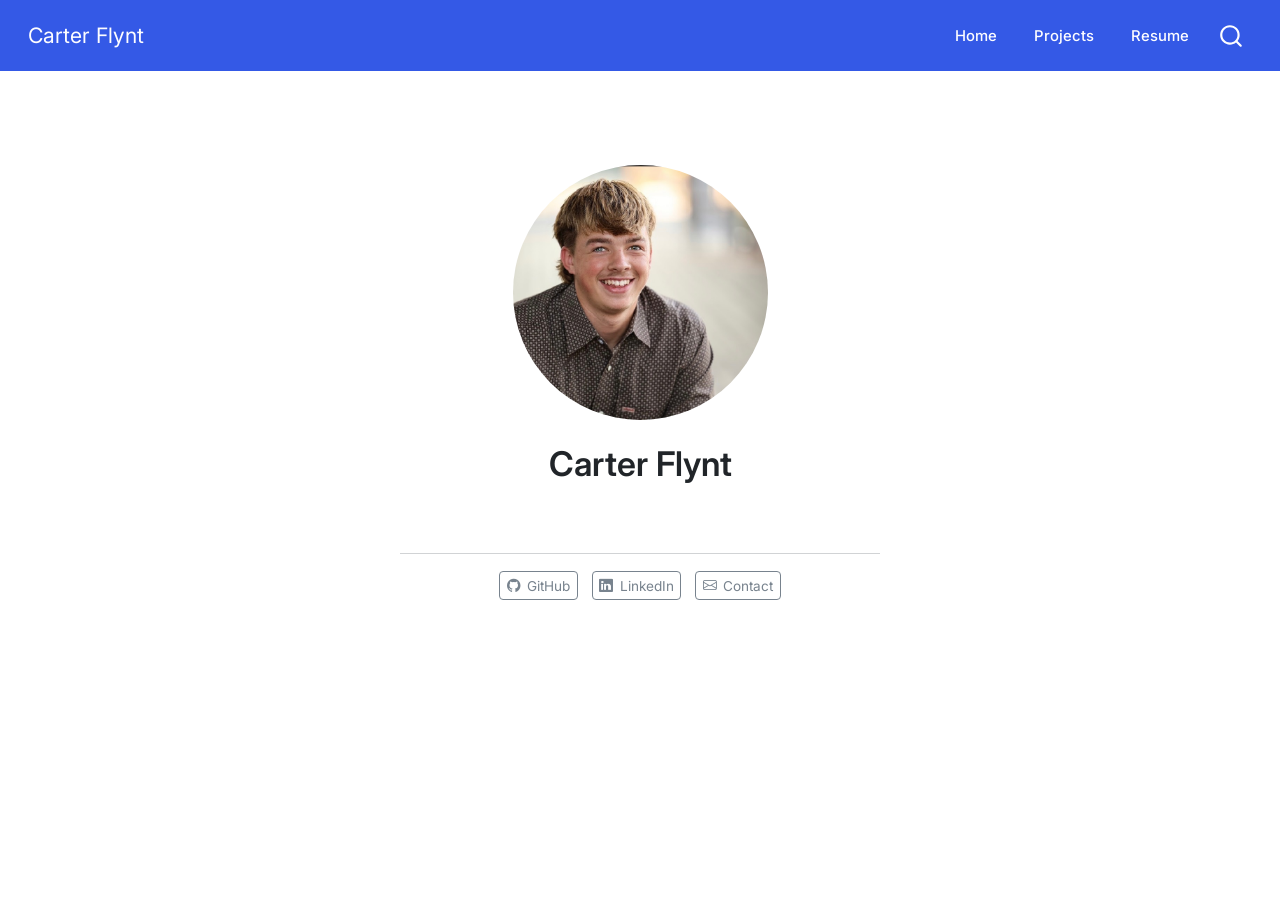
<file: docs/index.html>
<!DOCTYPE html>
<html xmlns="http://www.w3.org/1999/xhtml" lang="en" xml:lang="en"><head>

<meta charset="utf-8">
<meta name="generator" content="quarto-1.10.18">

<meta name="viewport" content="width=device-width, initial-scale=1.0, user-scalable=yes">


<title>Carter Flynt</title>
<style>
/* Default styles provided by pandoc.
** See https://pandoc.org/MANUAL.html#variables-for-html for config info.
*/
span.smallcaps{font-variant: small-caps;}
div.columns{display: flex; gap: 1.5em;}
div.column{flex: auto;}
@media screen {
div.columns{gap: min(4vw, 1.5em);}
div.column{overflow-x: auto;}
}
div.hanging-indent{margin-left: 1.5em; text-indent: -1.5em;}
ul.task-list{list-style: none;}
ul.task-list li input[type="checkbox"] {
  width: 0.8em;
  margin: 0 0.8em 0.2em -1em; /* quarto-specific, see https://github.com/quarto-dev/quarto-cli/issues/4556 */ 
  vertical-align: middle;
}
</style>


<script src="site_libs/quarto-nav/quarto-nav.js"></script>
<script src="site_libs/quarto-nav/headroom.min.js"></script>
<script src="site_libs/clipboard/clipboard.min.js"></script>
<script src="site_libs/quarto-search/autocomplete.umd.js"></script>
<script src="site_libs/quarto-search/fuse.min.js"></script>
<script src="site_libs/quarto-search/quarto-search.js"></script>
<meta name="quarto:offset" content="./">
<script src="site_libs/quarto-html/quarto.js" type="module"></script>
<script src="site_libs/quarto-html/tabsets/tabsets.js" type="module"></script>
<script src="site_libs/quarto-html/popper.min.js"></script>
<script src="site_libs/quarto-html/tippy.umd.min.js"></script>
<link href="site_libs/quarto-html/tippy.css" rel="stylesheet">
<link href="site_libs/quarto-html/quarto-syntax-highlighting-64a204ab8560d761af7679ceaba22944.css" rel="stylesheet" id="quarto-text-highlighting-styles">
<script src="site_libs/bootstrap/bootstrap.min.js"></script>
<link href="site_libs/bootstrap/bootstrap-icons.css" rel="stylesheet">
<link href="site_libs/bootstrap/bootstrap-5674ed9fb5a1f2721f2ebee718e97534.min.css" rel="stylesheet" append-hash="true" id="quarto-bootstrap" data-mode="light">
<script id="quarto-search-options" type="application/json">{
  "location": "navbar",
  "copy-button": false,
  "collapse-after": 3,
  "panel-placement": "end",
  "type": "overlay",
  "limit": 50,
  "keyboard-shortcut": [
    "f",
    "/",
    "s"
  ],
  "show-item-context": false,
  "language": {
    "search-no-results-text": "No results",
    "search-matching-documents-text": "matching documents",
    "search-copy-link-title": "Copy link to search",
    "search-hide-matches-text": "Hide additional matches",
    "search-more-match-text": "more match in this document",
    "search-more-matches-text": "more matches in this document",
    "search-clear-button-title": "Clear",
    "search-text-placeholder": "",
    "search-detached-cancel-button-title": "Cancel",
    "search-submit-button-title": "Submit",
    "search-label": "Search"
  }
}</script>


<link rel="stylesheet" href="styles.css">
</head>

<body class="nav-fixed fullcontent quarto-light">

<div id="quarto-search-results"></div>
  <header id="quarto-header" class="headroom fixed-top">
    <nav class="navbar navbar-expand-lg " data-bs-theme="dark">
      <div class="navbar-container container-fluid">
      <div class="navbar-brand-container mx-auto">
    <a class="navbar-brand" href="./index.html">
    <span class="navbar-title">Carter Flynt</span>
    </a>
  </div>
            <div id="quarto-search" class="" title="Search"></div>
          <button class="navbar-toggler" type="button" data-bs-toggle="collapse" data-bs-target="#navbarCollapse" aria-controls="navbarCollapse" role="menu" aria-expanded="false" aria-label="Toggle navigation" onclick="if (window.quartoToggleHeadroom) { window.quartoToggleHeadroom(); }">
  <span class="navbar-toggler-icon"></span>
</button>
          <div class="collapse navbar-collapse" id="navbarCollapse">
            <ul class="navbar-nav navbar-nav-scroll ms-auto">
  <li class="nav-item">
    <a class="nav-link active" href="./index.html" aria-current="page"> 
<span class="menu-text">Home</span></a>
  </li>  
  <li class="nav-item">
    <a class="nav-link" href="./projects.html"> 
<span class="menu-text">Projects</span></a>
  </li>  
  <li class="nav-item">
    <a class="nav-link" href="./resume.html"> 
<span class="menu-text">Resume</span></a>
  </li>  
</ul>
          </div> <!-- /navcollapse -->
            <div class="quarto-navbar-tools">
</div>
      </div> <!-- /container-fluid -->
    </nav>
</header>
<!-- content -->
<div id="quarto-content" class="quarto-container page-columns page-rows-contents page-layout-article page-navbar">
<!-- sidebar -->
<!-- margin-sidebar -->
    
<!-- main -->
<div class="quarto-about-jolla">
  <img src="images/IMG_1156.jpeg" class="about-image
  round " style="height: 15em; width: 15em;">
 <header id="title-block-header" class="quarto-title-block default">
<div class="quarto-title">
<h1 class="title">Carter Flynt</h1>
</div>
<div class="quarto-title-meta">
  </div>
</header><main class="content" id="quarto-document-content">


</main> 
  <hr class="about-sep">
   <div class="about-links">
  <a href="https://github.com/CarterFlynt" class="about-link" rel="" target="">
    <i class="bi bi-github"></i>
     <span class="about-link-text">GitHub</span>
  </a>
  <a href="https://www.linkedin.com/in/carter-flynt-196358303/" class="about-link" rel="" target="">
    <i class="bi bi-linkedin"></i>
     <span class="about-link-text">LinkedIn</span>
  </a>
  <a href="mailto:cf121@uark.edu" class="about-link" rel="" target="">
    <i class="bi bi-envelope"></i>
     <span class="about-link-text">Contact</span>
  </a>
</div>
</div>
 <!-- /main -->
<script id="quarto-html-after-body" type="application/javascript">
  window.document.addEventListener("DOMContentLoaded", function (event) {
    const isCodeAnnotation = (el) => {
      for (const clz of el.classList) {
        if (clz.startsWith('code-annotation-')) {                     
          return true;
        }
      }
      return false;
    }
    const onCopySuccess = function(e) {
      // button target
      const button = e.trigger;
      // don't keep focus
      button.blur();
      // flash "checked"
      button.classList.add('code-copy-button-checked');
      var currentTitle = button.getAttribute("title");
      button.setAttribute("title", "Copied!");
      let tooltip;
      if (window.bootstrap) {
        button.setAttribute("data-bs-toggle", "tooltip");
        button.setAttribute("data-bs-placement", "left");
        button.setAttribute("data-bs-title", "Copied!");
        tooltip = new bootstrap.Tooltip(button, 
          { trigger: "manual", 
            customClass: "code-copy-button-tooltip",
            offset: [0, -8]});
        tooltip.show();    
      }
      setTimeout(function() {
        if (tooltip) {
          tooltip.hide();
          button.removeAttribute("data-bs-title");
          button.removeAttribute("data-bs-toggle");
          button.removeAttribute("data-bs-placement");
        }
        button.setAttribute("title", currentTitle);
        button.classList.remove('code-copy-button-checked');
      }, 1000);
      // clear code selection
      e.clearSelection();
    }
    const getTextToCopy = function(trigger) {
      const outerScaffold = trigger.parentElement.cloneNode(true);
      const codeEl = outerScaffold.querySelector('code');
      for (const childEl of codeEl.children) {
        if (isCodeAnnotation(childEl)) {
          childEl.remove();
        }
      }
      return codeEl.innerText;
    }
    const clipboard = new window.ClipboardJS('.code-copy-button:not([data-in-quarto-modal])', {
      text: getTextToCopy
    });
    clipboard.on('success', onCopySuccess);
    if (window.document.getElementById('quarto-embedded-source-code-modal')) {
      const clipboardModal = new window.ClipboardJS('.code-copy-button[data-in-quarto-modal]', {
        text: getTextToCopy,
        container: window.document.getElementById('quarto-embedded-source-code-modal')
      });
      clipboardModal.on('success', onCopySuccess);
    }
      var localhostRegex = new RegExp(/^(?:http|https):\/\/localhost\:?[0-9]*\//);
      var mailtoRegex = new RegExp(/^mailto:/);
        var filterRegex = new RegExp('/' + window.location.host + '/');
      var isInternal = (href) => {
          return filterRegex.test(href) || localhostRegex.test(href) || mailtoRegex.test(href);
      }
      // Inspect non-navigation links and adorn them if external
     var links = window.document.querySelectorAll('a[href]:not(.nav-link):not(.navbar-brand):not(.toc-action):not(.sidebar-link):not(.sidebar-item-toggle):not(.pagination-link):not(.no-external):not([aria-hidden]):not(.dropdown-item):not(.quarto-navigation-tool):not(.about-link)');
      for (var i=0; i<links.length; i++) {
        const link = links[i];
        if (!isInternal(link.href)) {
          // undo the damage that might have been done by quarto-nav.js in the case of
          // links that we want to consider external
          if (link.dataset.originalHref !== undefined) {
            link.href = link.dataset.originalHref;
          }
        }
      }
    function tippyHover(el, contentFn, onTriggerFn, onUntriggerFn) {
      const config = {
        allowHTML: true,
        maxWidth: 500,
        delay: 100,
        arrow: false,
        appendTo: function(el) {
            return el.parentElement;
        },
        interactive: true,
        interactiveBorder: 10,
        theme: 'quarto',
        placement: 'bottom-start',
      };
      if (contentFn) {
        config.content = contentFn;
      }
      if (onTriggerFn) {
        config.onTrigger = onTriggerFn;
      }
      if (onUntriggerFn) {
        config.onUntrigger = onUntriggerFn;
      }
      window.tippy(el, config); 
    }
    const noterefs = window.document.querySelectorAll('a[role="doc-noteref"]');
    for (var i=0; i<noterefs.length; i++) {
      const ref = noterefs[i];
      tippyHover(ref, function() {
        // use id or data attribute instead here
        let href = ref.getAttribute('data-footnote-href') || ref.getAttribute('href');
        try { href = new URL(href).hash; } catch {}
        const id = href.replace(/^#\/?/, "");
        const note = window.document.getElementById(id);
        if (note) {
          return note.innerHTML;
        } else {
          return "";
        }
      });
    }
    const xrefs = window.document.querySelectorAll('a.quarto-xref');
    const processXRef = (id, note) => {
      // Strip column container classes
      const stripColumnClz = (el) => {
        el.classList.remove("page-full", "page-columns");
        if (el.children) {
          for (const child of el.children) {
            stripColumnClz(child);
          }
        }
      }
      stripColumnClz(note)
      if (id === null || id.startsWith('sec-')) {
        // Special case sections, only their first couple elements
        const container = document.createElement("div");
        if (note.children && note.children.length > 2) {
          container.appendChild(note.children[0].cloneNode(true));
          for (let i = 1; i < note.children.length; i++) {
            const child = note.children[i];
            if (child.tagName === "P" && child.innerText === "") {
              continue;
            } else {
              container.appendChild(child.cloneNode(true));
              break;
            }
          }
          if (window.Quarto?.typesetMath) {
            window.Quarto.typesetMath(container);
          }
          return container.innerHTML
        } else {
          if (window.Quarto?.typesetMath) {
            window.Quarto.typesetMath(note);
          }
          return note.innerHTML;
        }
      } else {
        // Remove any anchor links if they are present
        const anchorLink = note.querySelector('a.anchorjs-link');
        if (anchorLink) {
          anchorLink.remove();
        }
        if (window.Quarto?.typesetMath) {
          window.Quarto.typesetMath(note);
        }
        if (note.classList.contains("callout")) {
          return note.outerHTML;
        } else {
          return note.innerHTML;
        }
      }
    }
    for (var i=0; i<xrefs.length; i++) {
      const xref = xrefs[i];
      tippyHover(xref, undefined, function(instance) {
        instance.disable();
        let url = xref.getAttribute('href');
        let hash = undefined; 
        if (url.startsWith('#')) {
          hash = url;
        } else {
          try { hash = new URL(url).hash; } catch {}
        }
        if (hash) {
          const id = hash.replace(/^#\/?/, "");
          const note = window.document.getElementById(id);
          if (note !== null) {
            try {
              const html = processXRef(id, note.cloneNode(true));
              instance.setContent(html);
            } finally {
              instance.enable();
              instance.show();
            }
          } else {
            // See if we can fetch this
            fetch(url.split('#')[0])
            .then(res => res.text())
            .then(html => {
              const parser = new DOMParser();
              const htmlDoc = parser.parseFromString(html, "text/html");
              const note = htmlDoc.getElementById(id);
              if (note !== null) {
                const html = processXRef(id, note);
                instance.setContent(html);
              } 
            }).finally(() => {
              instance.enable();
              instance.show();
            });
          }
        } else {
          // See if we can fetch a full url (with no hash to target)
          // This is a special case and we should probably do some content thinning / targeting
          fetch(url)
          .then(res => res.text())
          .then(html => {
            const parser = new DOMParser();
            const htmlDoc = parser.parseFromString(html, "text/html");
            const note = htmlDoc.querySelector('main.content');
            if (note !== null) {
              // This should only happen for chapter cross references
              // (since there is no id in the URL)
              // remove the first header
              if (note.children.length > 0 && note.children[0].tagName === "HEADER") {
                note.children[0].remove();
              }
              const html = processXRef(null, note);
              instance.setContent(html);
            } 
          }).finally(() => {
            instance.enable();
            instance.show();
          });
        }
      }, function(instance) {
      });
    }
        let selectedAnnoteEl;
        const selectorForAnnotation = ( cell, annotation) => {
          let cellAttr = 'data-code-cell="' + cell + '"';
          let lineAttr = 'data-code-annotation="' +  annotation + '"';
          const selector = 'span[' + cellAttr + '][' + lineAttr + ']';
          return selector;
        }
        const selectCodeLines = (annoteEl) => {
          const doc = window.document;
          const targetCell = annoteEl.getAttribute("data-target-cell");
          const targetAnnotation = annoteEl.getAttribute("data-target-annotation");
          const annoteSpan = window.document.querySelector(selectorForAnnotation(targetCell, targetAnnotation));
          const lines = annoteSpan.getAttribute("data-code-lines").split(",");
          const lineIds = lines.map((line) => {
            return targetCell + "-" + line;
          })
          let top = null;
          let height = null;
          let parent = null;
          if (lineIds.length > 0) {
              //compute the position of the single el (top and bottom and make a div)
              const el = window.document.getElementById(lineIds[0]);
              top = el.offsetTop;
              height = el.offsetHeight;
              parent = el.parentElement.parentElement;
            if (lineIds.length > 1) {
              const lastEl = window.document.getElementById(lineIds[lineIds.length - 1]);
              const bottom = lastEl.offsetTop + lastEl.offsetHeight;
              height = bottom - top;
            }
            if (top !== null && height !== null && parent !== null) {
              // cook up a div (if necessary) and position it 
              let div = window.document.getElementById("code-annotation-line-highlight");
              if (div === null) {
                div = window.document.createElement("div");
                div.setAttribute("id", "code-annotation-line-highlight");
                div.style.position = 'absolute';
                parent.appendChild(div);
              }
              div.style.top = top - 2 + "px";
              div.style.height = height + 4 + "px";
              div.style.left = 0;
              let gutterDiv = window.document.getElementById("code-annotation-line-highlight-gutter");
              if (gutterDiv === null) {
                gutterDiv = window.document.createElement("div");
                gutterDiv.setAttribute("id", "code-annotation-line-highlight-gutter");
                gutterDiv.style.position = 'absolute';
                const codeCell = window.document.getElementById(targetCell);
                const gutter = codeCell.querySelector('.code-annotation-gutter');
                gutter.appendChild(gutterDiv);
              }
              gutterDiv.style.top = top - 2 + "px";
              gutterDiv.style.height = height + 4 + "px";
            }
            selectedAnnoteEl = annoteEl;
          }
        };
        const unselectCodeLines = () => {
          const elementsIds = ["code-annotation-line-highlight", "code-annotation-line-highlight-gutter"];
          elementsIds.forEach((elId) => {
            const div = window.document.getElementById(elId);
            if (div) {
              div.remove();
            }
          });
          selectedAnnoteEl = undefined;
        };
          // Handle positioning of the toggle
      window.addEventListener(
        "resize",
        throttle(() => {
          elRect = undefined;
          if (selectedAnnoteEl) {
            selectCodeLines(selectedAnnoteEl);
          }
        }, 10)
      );
      function throttle(fn, ms) {
      let throttle = false;
      let timer;
        return (...args) => {
          if(!throttle) { // first call gets through
              fn.apply(this, args);
              throttle = true;
          } else { // all the others get throttled
              if(timer) clearTimeout(timer); // cancel #2
              timer = setTimeout(() => {
                fn.apply(this, args);
                timer = throttle = false;
              }, ms);
          }
        };
      }
        // Attach click handler to the DT
        const annoteDls = window.document.querySelectorAll('dt[data-target-cell]');
        for (const annoteDlNode of annoteDls) {
          annoteDlNode.addEventListener('click', (event) => {
            const clickedEl = event.target;
            if (clickedEl !== selectedAnnoteEl) {
              unselectCodeLines();
              const activeEl = window.document.querySelector('dt[data-target-cell].code-annotation-active');
              if (activeEl) {
                activeEl.classList.remove('code-annotation-active');
              }
              selectCodeLines(clickedEl);
              clickedEl.classList.add('code-annotation-active');
            } else {
              // Unselect the line
              unselectCodeLines();
              clickedEl.classList.remove('code-annotation-active');
            }
          });
        }
    const findCites = (el) => {
      const parentEl = el.parentElement;
      if (parentEl) {
        const cites = parentEl.dataset.cites;
        if (cites) {
          return {
            el,
            cites: cites.split(' ')
          };
        } else {
          return findCites(el.parentElement)
        }
      } else {
        return undefined;
      }
    };
    var bibliorefs = window.document.querySelectorAll('a[role="doc-biblioref"]');
    for (var i=0; i<bibliorefs.length; i++) {
      const ref = bibliorefs[i];
      const citeInfo = findCites(ref);
      if (citeInfo) {
        tippyHover(citeInfo.el, function() {
          var popup = window.document.createElement('div');
          citeInfo.cites.forEach(function(cite) {
            var citeDiv = window.document.createElement('div');
            citeDiv.classList.add('hanging-indent');
            citeDiv.classList.add('csl-entry');
            var biblioDiv = window.document.getElementById('ref-' + cite);
            if (biblioDiv) {
              citeDiv.innerHTML = biblioDiv.innerHTML;
            }
            popup.appendChild(citeDiv);
          });
          return popup.innerHTML;
        });
      }
    }
  });
  </script>
</div> <!-- /content -->




</body></html>
</file>
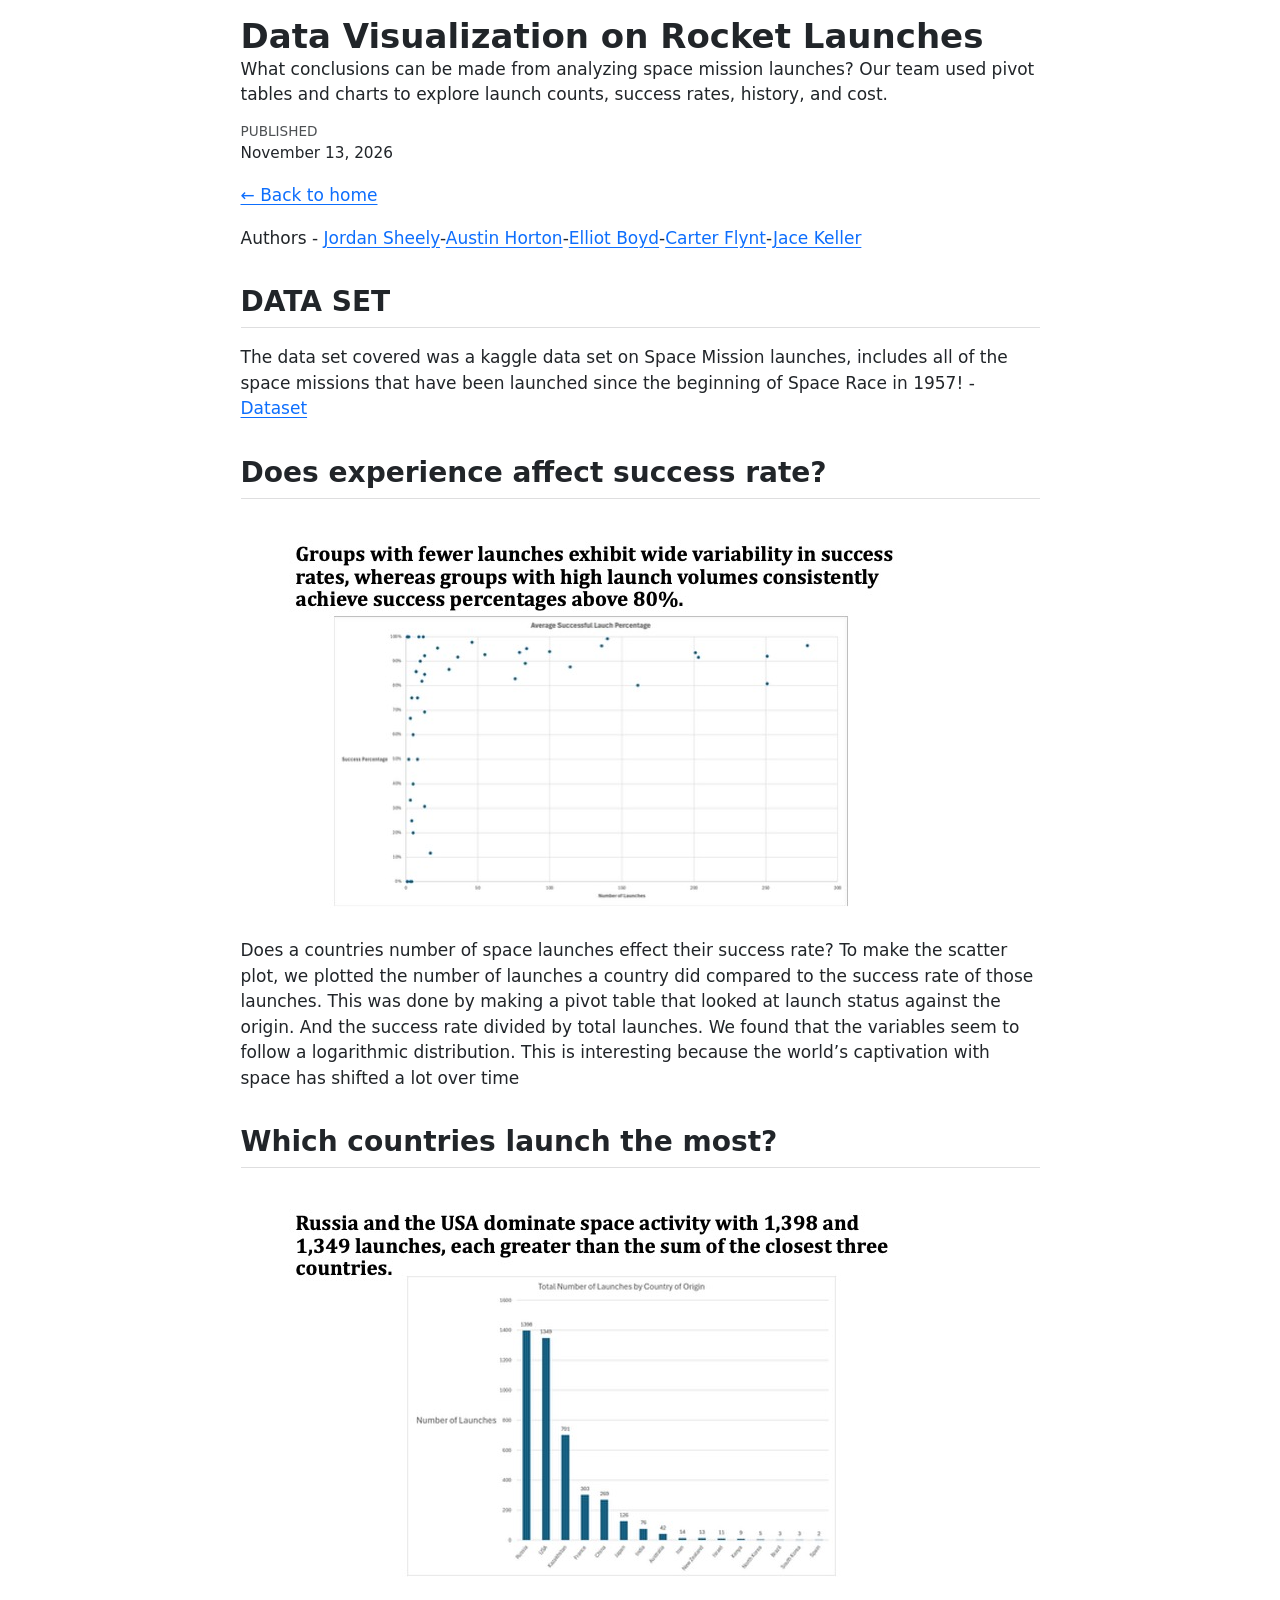
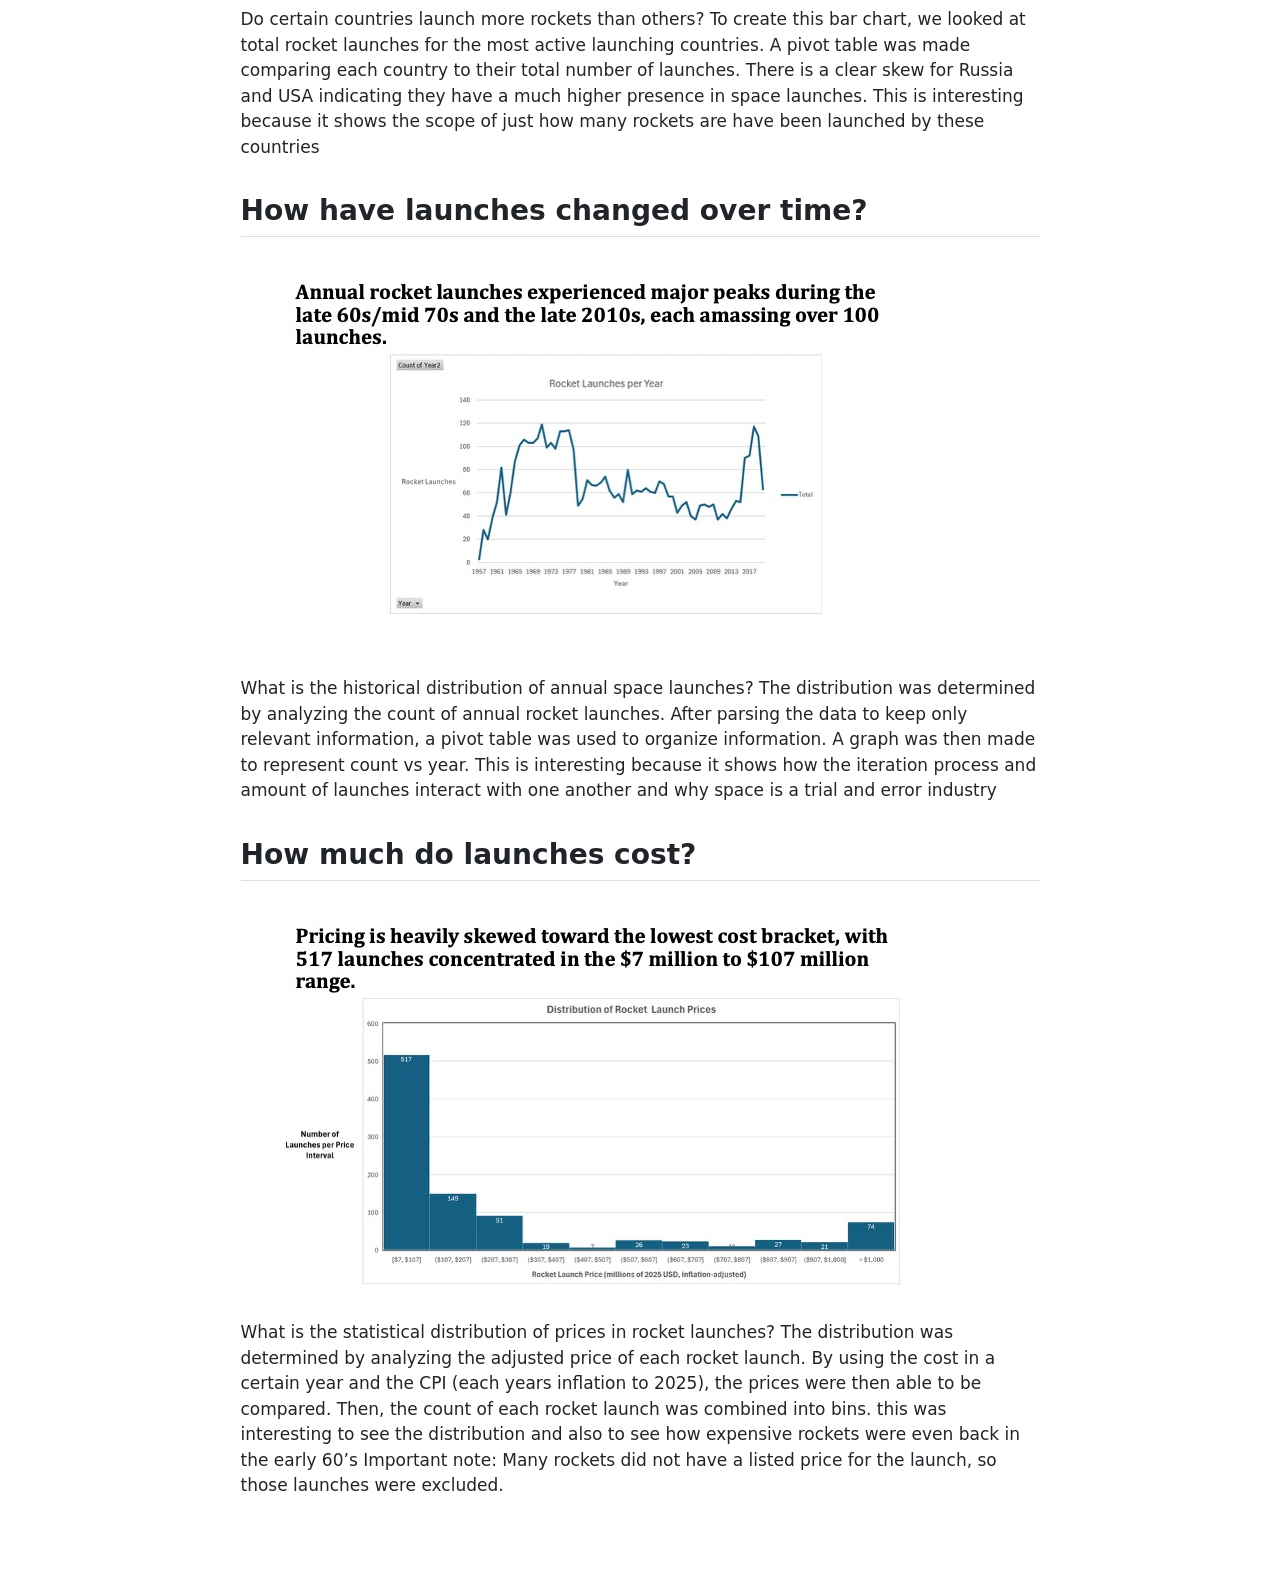
<file: docs/posts/Data Visualization/index.html>
<!DOCTYPE html>
<html xmlns="http://www.w3.org/1999/xhtml" lang="en" xml:lang="en"><head>

<meta charset="utf-8">
<meta name="generator" content="quarto-1.11.9">

<meta name="viewport" content="width=device-width, initial-scale=1.0, user-scalable=yes">

<meta name="dcterms.date" content="2026-11-13">
<meta name="description" content="What conclusions can be made from analyzing space mission launches? Our team used pivot tables and charts to explore launch counts, success rates, history, and cost.">

<title>Data Visualization on Rocket Launches</title>
<style>
/* Default styles provided by pandoc.
** See https://pandoc.org/MANUAL.html#variables-for-html for config info.
*/
span.smallcaps{font-variant: small-caps;}
div.columns{display: flex; gap: 1.5em;}
div.column{flex: auto;}
@media screen {
div.columns{gap: min(4vw, 1.5em);}
div.column{overflow-x: auto;}
}
div.hanging-indent{margin-left: 1.5em; text-indent: -1.5em;}
ul.task-list{list-style: none;}
ul.task-list li input[type="checkbox"] {
  width: 0.8em;
  margin: 0 0.8em 0.2em -1em; /* quarto-specific, see https://github.com/quarto-dev/quarto-cli/issues/4556 */ 
  vertical-align: middle;
}
</style>


<script src="index_files/libs/clipboard/clipboard.min.js"></script>
<script src="index_files/libs/quarto-html/quarto.js" type="module"></script>
<script src="index_files/libs/quarto-html/tabsets/tabsets.js" type="module"></script>
<script src="index_files/libs/quarto-html/scrollable-regions/scrollable-regions.js" type="module"></script>
<script src="index_files/libs/quarto-html/popper.min.js"></script>
<script src="index_files/libs/quarto-html/tippy.umd.min.js"></script>
<script src="index_files/libs/quarto-html/anchor.min.js"></script>
<link href="index_files/libs/quarto-html/tippy.css" rel="stylesheet">
<link href="index_files/libs/quarto-html/quarto-syntax-highlighting-63b5708e65d6cd79cd7618c58d0c21e7.css" rel="stylesheet" id="quarto-text-highlighting-styles">
<script src="index_files/libs/bootstrap/bootstrap.min.js"></script>
<link href="index_files/libs/bootstrap/bootstrap-icons.css" rel="stylesheet">
<link href="index_files/libs/bootstrap/bootstrap-521bd39df32e8c52b27ae031db55aa90.min.css" rel="stylesheet" append-hash="true" id="quarto-bootstrap" data-mode="light">
<script src="index_files/libs/quarto-contrib/glightbox/glightbox.min.js"></script>
<link href="index_files/libs/quarto-contrib/glightbox/glightbox.min.css" rel="stylesheet">
<link href="index_files/libs/quarto-contrib/glightbox/lightbox.css" rel="stylesheet">


</head>

<body class="fullcontent quarto-light"><a id="quarto-skip-link" class="visually-hidden-focusable" href="#quarto-document-content">Skip to main content</a>

<div id="quarto-content" class="page-columns page-rows-contents page-layout-article">

<main class="content" id="quarto-document-content" tabindex="-1">

<header id="title-block-header" class="quarto-title-block default">
<div class="quarto-title">
<h1 class="title">Data Visualization on Rocket Launches</h1>
</div>

<div>
  <div class="description">
    What conclusions can be made from analyzing space mission launches? Our team used pivot tables and charts to explore launch counts, success rates, history, and cost.
  </div>
</div>


<div class="quarto-title-meta">

    
    <div>
    <div class="quarto-title-meta-heading">Published</div>
    <div class="quarto-title-meta-contents">
      <p class="date">November 13, 2026</p>
    </div>
  </div>
  
    
  </div>
  


</header>


<p><a href="../../index.html">← Back to home</a></p>
<p>Authors - <a href="https://jordanlsheely.github.io/jordanlsheely/">Jordan Sheely</a>-<a href="https://austin-horton.github.io/">Austin Horton</a>-<a href="http://elliottboyd.github.io/">Elliot Boyd</a>-<a href="https://carterflynt.github.io/">Carter Flynt</a>-<a href="https://jace1206.github.io/">Jace Keller</a></p>
<section id="data-set" class="level2">
<h2 class="anchored" data-anchor-id="data-set">DATA SET</h2>
<p>The data set covered was a kaggle data set on Space Mission launches, includes all of the space missions that have been launched since the beginning of Space Race in 1957! - <a href="https://www.kaggle.com/datasets/salmane/space-missions-launches">Dataset</a></p>
</section>
<section id="does-experience-affect-success-rate" class="level2">
<h2 class="anchored" data-anchor-id="does-experience-affect-success-rate">Does experience affect success rate?</h2>
<p><a href="Slide2.jpeg" class="lightbox" data-gallery="quarto-lightbox-gallery-1"><img src="Slide2.jpeg" class="img-fluid"></a></p>
<p>Does a countries number of space launches effect their success rate? To make the scatter plot, we plotted the number of launches a country did compared to the success rate of those launches. This was done by making a pivot table that looked at launch status against the origin. And the success rate divided by total launches. We found that the variables seem to follow a logarithmic distribution. This is interesting because the world’s captivation with space has shifted a lot over time</p>
</section>
<section id="which-countries-launch-the-most" class="level2">
<h2 class="anchored" data-anchor-id="which-countries-launch-the-most">Which countries launch the most?</h2>
<p><a href="Slide3.jpeg" class="lightbox" data-gallery="quarto-lightbox-gallery-2"><img src="Slide3.jpeg" class="img-fluid"></a></p>
<p>Do certain countries launch more rockets than others? To create this bar chart, we looked at total rocket launches for the most active launching countries. A pivot table was made comparing each country to their total number of launches. There is a clear skew for Russia and USA indicating they have a much higher presence in space launches. This is interesting because it shows the scope of just how many rockets are have been launched by these countries</p>
</section>
<section id="how-have-launches-changed-over-time" class="level2">
<h2 class="anchored" data-anchor-id="how-have-launches-changed-over-time">How have launches changed over time?</h2>
<p><a href="Slide4.jpeg" class="lightbox" data-gallery="quarto-lightbox-gallery-3"><img src="Slide4.jpeg" class="img-fluid"></a></p>
<p>What is the historical distribution of annual space launches? The distribution was determined by analyzing the count of annual rocket launches. After parsing the data to keep only relevant information, a pivot table was used to organize information. A graph was then made to represent count vs year. This is interesting because it shows how the iteration process and amount of launches interact with one another and why space is a trial and error industry</p>
</section>
<section id="how-much-do-launches-cost" class="level2">
<h2 class="anchored" data-anchor-id="how-much-do-launches-cost">How much do launches cost?</h2>
<p><a href="Slide5.jpeg" class="lightbox" data-gallery="quarto-lightbox-gallery-4"><img src="Slide5.jpeg" class="img-fluid"></a></p>
<p>What is the statistical distribution of prices in rocket launches? The distribution was determined by analyzing the adjusted price of each rocket launch. By using the cost in a certain year and the CPI (each years inflation to 2025), the prices were then able to be compared. Then, the count of each rocket launch was combined into bins. this was interesting to see the distribution and also to see how expensive rockets were even back in the early 60’s Important note: Many rockets did not have a listed price for the launch, so those launches were excluded.</p>
</section>

</main>
<!-- /main column -->
<script id="quarto-html-after-body" type="application/javascript">
  window.document.addEventListener("DOMContentLoaded", function (event) {
    const icon = "";
    const anchorJS = new window.AnchorJS();
    anchorJS.options = {
      placement: 'right',
      icon: icon
    };
    anchorJS.add('.anchored');
    const isCodeAnnotation = (el) => {
      for (const clz of el.classList) {
        if (clz.startsWith('code-annotation-')) {                     
          return true;
        }
      }
      return false;
    }
    const onCopySuccess = function(e) {
      // button target
      const button = e.trigger;
      // don't keep focus
      button.blur();
      // flash "checked"
      button.classList.add('code-copy-button-checked');
      var currentTitle = button.getAttribute("title");
      button.setAttribute("title", "Copied!");
      let tooltip;
      if (window.bootstrap) {
        button.setAttribute("data-bs-toggle", "tooltip");
        button.setAttribute("data-bs-placement", "left");
        button.setAttribute("data-bs-title", "Copied!");
        tooltip = new bootstrap.Tooltip(button, 
          { trigger: "manual", 
            customClass: "code-copy-button-tooltip",
            offset: [0, -8]});
        tooltip.show();    
      }
      setTimeout(function() {
        if (tooltip) {
          tooltip.hide();
          button.removeAttribute("data-bs-title");
          button.removeAttribute("data-bs-toggle");
          button.removeAttribute("data-bs-placement");
        }
        button.setAttribute("title", currentTitle);
        button.classList.remove('code-copy-button-checked');
      }, 1000);
      // clear code selection
      e.clearSelection();
    }
    const getTextToCopy = function(trigger) {
      const outerScaffold = trigger.parentElement.cloneNode(true);
      const codeEl = outerScaffold.querySelector('code');
      for (const childEl of codeEl.children) {
        if (isCodeAnnotation(childEl)) {
          childEl.remove();
        }
      }
      return codeEl.innerText;
    }
    const clipboard = new window.ClipboardJS('.code-copy-button:not([data-in-quarto-modal])', {
      text: getTextToCopy
    });
    clipboard.on('success', onCopySuccess);
    if (window.document.getElementById('quarto-embedded-source-code-modal')) {
      const clipboardModal = new window.ClipboardJS('.code-copy-button[data-in-quarto-modal]', {
        text: getTextToCopy,
        container: window.document.getElementById('quarto-embedded-source-code-modal')
      });
      clipboardModal.on('success', onCopySuccess);
    }
      var localhostRegex = new RegExp(/^(?:http|https):\/\/localhost\:?[0-9]*\//);
      var mailtoRegex = new RegExp(/^mailto:/);
        var filterRegex = new RegExp('/' + window.location.host + '/');
      var isInternal = (href) => {
          return filterRegex.test(href) || localhostRegex.test(href) || mailtoRegex.test(href);
      }
      // Inspect non-navigation links and adorn them if external
      window.quartoDecorateExternalLinks = function (root) {
     var links = (root || window.document).querySelectorAll('a[href]:not(.nav-link):not(.navbar-brand):not(.toc-action):not(.sidebar-link):not(.sidebar-item-toggle):not(.pagination-link):not(.no-external):not([aria-hidden]):not(.dropdown-item):not(.quarto-navigation-tool):not(.about-link)');
      for (var i=0; i<links.length; i++) {
        const link = links[i];
        if (!isInternal(link.href)) {
          // undo the damage that might have been done by quarto-nav.js in the case of
          // links that we want to consider external
          if (link.dataset.originalHref !== undefined) {
            link.href = link.dataset.originalHref;
          }
          if (!link.classList.contains('no-external-icon')) {
          }
        }
      }
      };
      window.quartoDecorateExternalLinks(window.document);
    // Esc closes the popup (WCAG 1.4.13) and focus leaving both trigger and
    // popup closes it (WCAG 2.4.11); tippy handles neither for interactive popups.
    const hideOnEscAndFocusOut = {
      name: 'hideOnEscAndFocusOut',
      defaultValue: true,
      fn(instance) {
        const dismiss = () => {
          // A show scheduled by the trigger delay would otherwise reopen it
          instance.clearDelayTimeouts();
          instance.hide();
        };
        const onKeyDown = (event) => {
          if (event.key !== 'Escape') {
            return;
          }
          // Keep Esc from also reaching page handlers (e.g. reveal.js overview),
          // except an open reveal.js slide menu, which Esc should close too.
          // The menu handles keys only when its keyboard option is on.
          const menuHandlesEsc = window.Reveal?.getPlugin?.('menu')?.isOpen() &&
            window.Reveal.getConfig().menu?.keyboard !== false;
          if (!menuHandlesEsc) {
            event.stopPropagation();
          }
          if (instance.popper.contains(window.document.activeElement)) {
            // Disabled while refocusing so the focus trigger does not reopen it
            instance.disable();
            instance.reference.focus();
            instance.enable();
          }
          dismiss();
        };
        const onFocusOut = (event) => {
          const target = event.relatedTarget;
          if (target && !instance.reference.contains(target) &&
              !instance.popper.contains(target)) {
            dismiss();
          }
        };
        // On the trigger too: a click trigger (code-annotations: select) has no
        // blur handling. Attached for the instance's lifetime so leaving the
        // trigger also cancels a show still pending on the trigger delay.
        instance.reference.addEventListener('focusout', onFocusOut);
        return {
          onShow() {
            window.document.addEventListener('keydown', onKeyDown, true);
            instance.popper.addEventListener('focusout', onFocusOut);
          },
          onHide() {
            window.document.removeEventListener('keydown', onKeyDown, true);
            instance.popper.removeEventListener('focusout', onFocusOut);
          },
          onDestroy() {
            instance.reference.removeEventListener('focusout', onFocusOut);
          },
        };
      },
    };
    function tippyHover(el, contentFn, onTriggerFn, onUntriggerFn) {
      const config = {
        allowHTML: true,
        maxWidth: 500,
        delay: 100,
        arrow: false,
        appendTo: function(el) {
            return el.parentElement;
        },
        interactive: true,
        interactiveBorder: 10,
        theme: 'quarto',
        placement: 'bottom-start',
        plugins: [hideOnEscAndFocusOut],
      };
      if (contentFn) {
        config.content = contentFn;
      }
      if (onTriggerFn) {
        config.onTrigger = onTriggerFn;
      }
      if (onUntriggerFn) {
        config.onUntrigger = onUntriggerFn;
      }
      window.tippy(el, config); 
    }
    const noterefs = window.document.querySelectorAll('a[role="doc-noteref"]');
    for (var i=0; i<noterefs.length; i++) {
      const ref = noterefs[i];
      tippyHover(ref, function() {
        // use id or data attribute instead here
        let href = ref.getAttribute('data-footnote-href') || ref.getAttribute('href');
        try { href = new URL(href).hash; } catch {}
        const id = href.replace(/^#\/?/, "");
        const note = window.document.getElementById(id);
        if (note) {
          return note.innerHTML;
        } else {
          return "";
        }
      });
    }
    const xrefs = window.document.querySelectorAll('a.quarto-xref');
    const processXRef = (id, note) => {
      // Strip column container classes
      const stripColumnClz = (el) => {
        el.classList.remove("page-full", "page-columns");
        if (el.children) {
          for (const child of el.children) {
            stripColumnClz(child);
          }
        }
      }
      stripColumnClz(note)
      if (id === null || id.startsWith('sec-')) {
        // Special case sections, only their first couple elements
        const container = document.createElement("div");
        if (note.children && note.children.length > 2) {
          container.appendChild(note.children[0].cloneNode(true));
          for (let i = 1; i < note.children.length; i++) {
            const child = note.children[i];
            if (child.tagName === "P" && child.innerText === "") {
              continue;
            } else {
              container.appendChild(child.cloneNode(true));
              break;
            }
          }
          if (window.Quarto?.typesetMath) {
            window.Quarto.typesetMath(container);
          }
          return container.innerHTML
        } else {
          if (window.Quarto?.typesetMath) {
            window.Quarto.typesetMath(note);
          }
          return note.innerHTML;
        }
      } else {
        // Remove any anchor links if they are present
        const anchorLink = note.querySelector('a.anchorjs-link');
        if (anchorLink) {
          anchorLink.remove();
        }
        if (window.Quarto?.typesetMath) {
          window.Quarto.typesetMath(note);
        }
        if (note.classList.contains("callout")) {
          return note.outerHTML;
        } else {
          return note.innerHTML;
        }
      }
    }
    for (var i=0; i<xrefs.length; i++) {
      const xref = xrefs[i];
      tippyHover(xref, undefined, function(instance) {
        instance.disable();
        let url = xref.getAttribute('href');
        let hash = undefined; 
        if (url.startsWith('#')) {
          hash = url;
        } else {
          try { hash = new URL(url).hash; } catch {}
        }
        if (hash) {
          const id = hash.replace(/^#\/?/, "");
          const note = window.document.getElementById(id);
          if (note !== null) {
            try {
              const html = processXRef(id, note.cloneNode(true));
              instance.setContent(html);
            } finally {
              instance.enable();
              instance.show();
            }
          } else {
            // See if we can fetch this
            fetch(url.split('#')[0])
            .then(res => res.text())
            .then(html => {
              const parser = new DOMParser();
              const htmlDoc = parser.parseFromString(html, "text/html");
              const note = htmlDoc.getElementById(id);
              if (note !== null) {
                const html = processXRef(id, note);
                instance.setContent(html);
              } 
            }).finally(() => {
              instance.enable();
              instance.show();
            });
          }
        } else {
          // See if we can fetch a full url (with no hash to target)
          // This is a special case and we should probably do some content thinning / targeting
          fetch(url)
          .then(res => res.text())
          .then(html => {
            const parser = new DOMParser();
            const htmlDoc = parser.parseFromString(html, "text/html");
            const note = htmlDoc.querySelector('main.content');
            if (note !== null) {
              // This should only happen for chapter cross references
              // (since there is no id in the URL)
              // remove the first header
              if (note.children.length > 0 && note.children[0].tagName === "HEADER") {
                note.children[0].remove();
              }
              const html = processXRef(null, note);
              instance.setContent(html);
            } 
          }).finally(() => {
            instance.enable();
            instance.show();
          });
        }
      }, function(instance) {
      });
    }
        let selectedAnnoteEl;
        const selectorForAnnotation = ( cell, annotation) => {
          let cellAttr = 'data-code-cell="' + cell + '"';
          let lineAttr = 'data-code-annotation="' +  annotation + '"';
          const selector = 'span[' + cellAttr + '][' + lineAttr + ']';
          return selector;
        }
        const selectCodeLines = (annoteEl) => {
          const doc = window.document;
          const targetCell = annoteEl.getAttribute("data-target-cell");
          const targetAnnotation = annoteEl.getAttribute("data-target-annotation");
          const annoteSpan = window.document.querySelector(selectorForAnnotation(targetCell, targetAnnotation));
          const lines = annoteSpan.getAttribute("data-code-lines").split(",");
          const lineIds = lines.map((line) => {
            return targetCell + "-" + line;
          })
          // Each band is positioned against its own containing block, which is
          // not the offsetParent of the lines, so place it from client rects.
          const placeBand = (band, firstEl, lastEl, codeBlock) => {
            const container = band.offsetParent;
            if (container === null) {
              return;
            }
            const containerRect = container.getBoundingClientRect();
            // Reveal.js scales slides with a transform, so convert client
            // pixels back to the CSS pixels of the container.
            const scale = containerRect.height / container.offsetHeight || 1;
            const firstRect = firstEl.getBoundingClientRect();
            const lastRect = lastEl.getBoundingClientRect();
            const top = (firstRect.top - containerRect.top) / scale - container.clientTop + container.scrollTop;
            const height = (lastRect.bottom - firstRect.top) / scale;
            band.style.top = top - 2 + "px";
            band.style.height = height + 4 + "px";
            if (codeBlock) {
              // Without the copy button wrapper, the containing block is wider
              // than the code block, so span the code block explicitly.
              const blockRect = codeBlock.getBoundingClientRect();
              band.style.left = (blockRect.left - containerRect.left) / scale - container.clientLeft + container.scrollLeft + "px";
              band.style.width = blockRect.width / scale + "px";
            }
          };
          if (lineIds.length > 0) {
            const el = window.document.getElementById(lineIds[0]);
            const lastEl = window.document.getElementById(lineIds[lineIds.length - 1]);
            const parent = el.parentElement.parentElement;
            // cook up a div (if necessary) and position it
            let div = window.document.getElementById("code-annotation-line-highlight");
            if (div === null) {
              div = window.document.createElement("div");
              div.setAttribute("id", "code-annotation-line-highlight");
              div.style.position = 'absolute';
              parent.appendChild(div);
            }
            placeBand(div, el, lastEl, parent.closest("div.sourceCode") || parent);
            let gutterDiv = window.document.getElementById("code-annotation-line-highlight-gutter");
            if (gutterDiv === null) {
              gutterDiv = window.document.createElement("div");
              gutterDiv.setAttribute("id", "code-annotation-line-highlight-gutter");
              gutterDiv.style.position = 'absolute';
              const codeCell = window.document.getElementById(targetCell);
              const gutter = codeCell.querySelector('.code-annotation-gutter');
              gutter.appendChild(gutterDiv);
            }
            placeBand(gutterDiv, el, lastEl);
            selectedAnnoteEl = annoteEl;
          }
        };
        const unselectCodeLines = () => {
          const elementsIds = ["code-annotation-line-highlight", "code-annotation-line-highlight-gutter"];
          elementsIds.forEach((elId) => {
            const div = window.document.getElementById(elId);
            if (div) {
              div.remove();
            }
          });
          selectedAnnoteEl = undefined;
        };
          // Handle positioning of the toggle
      window.addEventListener(
        "resize",
        throttle(() => {
          elRect = undefined;
          if (selectedAnnoteEl) {
            selectCodeLines(selectedAnnoteEl);
          }
        }, 10)
      );
      function throttle(fn, ms) {
      let throttle = false;
      let timer;
        return (...args) => {
          if(!throttle) { // first call gets through
              fn.apply(this, args);
              throttle = true;
          } else { // all the others get throttled
              if(timer) clearTimeout(timer); // cancel #2
              timer = setTimeout(() => {
                fn.apply(this, args);
                timer = throttle = false;
              }, ms);
          }
        };
      }
        // Attach click handler to the DT
        const annoteDls = window.document.querySelectorAll('dt[data-target-cell]');
        for (const annoteDlNode of annoteDls) {
          annoteDlNode.addEventListener('click', (event) => {
            const clickedEl = event.target;
            if (clickedEl !== selectedAnnoteEl) {
              unselectCodeLines();
              const activeEl = window.document.querySelector('dt[data-target-cell].code-annotation-active');
              if (activeEl) {
                activeEl.classList.remove('code-annotation-active');
              }
              selectCodeLines(clickedEl);
              clickedEl.classList.add('code-annotation-active');
            } else {
              // Unselect the line
              unselectCodeLines();
              clickedEl.classList.remove('code-annotation-active');
            }
          });
        }
    const findCites = (el) => {
      const parentEl = el.parentElement;
      if (parentEl) {
        const cites = parentEl.dataset.cites;
        if (cites) {
          return {
            el,
            cites: cites.split(' ')
          };
        } else {
          return findCites(el.parentElement)
        }
      } else {
        return undefined;
      }
    };
    var bibliorefs = window.document.querySelectorAll('a[role="doc-biblioref"]');
    for (var i=0; i<bibliorefs.length; i++) {
      const ref = bibliorefs[i];
      const citeInfo = findCites(ref);
      if (citeInfo) {
        tippyHover(citeInfo.el, function() {
          var popup = window.document.createElement('div');
          citeInfo.cites.forEach(function(cite) {
            var citeDiv = window.document.createElement('div');
            citeDiv.classList.add('hanging-indent');
            citeDiv.classList.add('csl-entry');
            var biblioDiv = window.document.getElementById('ref-' + cite);
            if (biblioDiv) {
              citeDiv.innerHTML = biblioDiv.innerHTML;
            }
            popup.appendChild(citeDiv);
          });
          return popup.innerHTML;
        });
      }
    }
  });
  </script>
  <script type="application/javascript">
  window.quartoScrollableRegionsLabels = {"code":"Scrollable code","output":"Scrollable output"};
  </script>
</div> <!-- /content -->
<script>var lightboxQuarto = GLightbox({"closeEffect":"zoom","descPosition":"bottom","loop":false,"openEffect":"zoom","selector":".lightbox"});
(function() {
  let previousOnload = window.onload;
  window.onload = () => {
    if (previousOnload) {
      previousOnload();
    }
    lightboxQuarto.on('slide_before_load', (data) => {
      const { slideIndex, slideNode, slideConfig, player, trigger } = data;
      const href = trigger.getAttribute('href');
      if (href !== null) {
        const imgEl = window.document.querySelector(`a[href="${href}"] img`);
        if (imgEl !== null) {
          const srcAttr = imgEl.getAttribute("src");
          if (srcAttr && srcAttr.startsWith("data:")) {
            slideConfig.href = srcAttr;
          }
        }
      } 
    });
  
    lightboxQuarto.on('slide_after_load', (data) => {
      const { slideIndex, slideNode, slideConfig, player, trigger } = data;
      if (window.Quarto?.typesetMath) {
        window.Quarto.typesetMath(slideNode);
      }
    });
  
  };
  
})();
          </script>




</body></html>
</file>
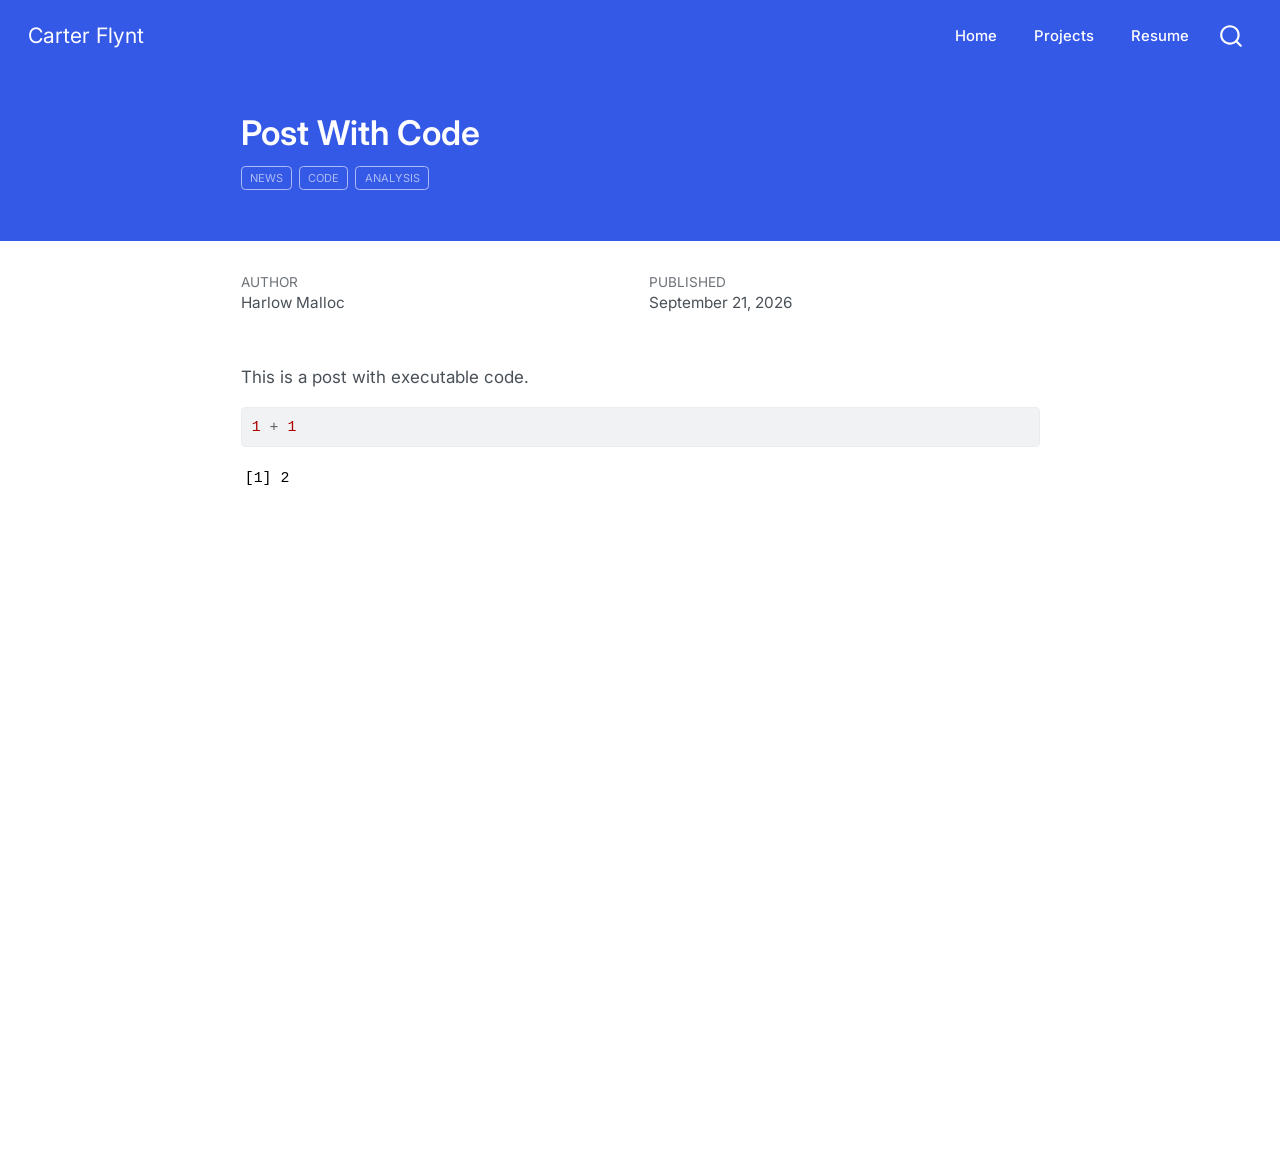
<file: docs/posts/post-with-code/index.html>
<!DOCTYPE html>
<html xmlns="http://www.w3.org/1999/xhtml" lang="en" xml:lang="en"><head>

<meta charset="utf-8">
<meta name="generator" content="quarto-1.10.18">

<meta name="viewport" content="width=device-width, initial-scale=1.0, user-scalable=yes">

<meta name="author" content="Harlow Malloc">
<meta name="dcterms.date" content="2026-09-21">

<title>Post With Code – Carter Flynt</title>
<style>
/* Default styles provided by pandoc.
** See https://pandoc.org/MANUAL.html#variables-for-html for config info.
*/
span.smallcaps{font-variant: small-caps;}
div.columns{display: flex; gap: 1.5em;}
div.column{flex: auto;}
@media screen {
div.columns{gap: min(4vw, 1.5em);}
div.column{overflow-x: auto;}
}
div.hanging-indent{margin-left: 1.5em; text-indent: -1.5em;}
ul.task-list{list-style: none;}
ul.task-list li input[type="checkbox"] {
  width: 0.8em;
  margin: 0 0.8em 0.2em -1em; /* quarto-specific, see https://github.com/quarto-dev/quarto-cli/issues/4556 */ 
  vertical-align: middle;
}
/* CSS for syntax highlighting */
html { -webkit-text-size-adjust: 100%; }
pre > code.sourceCode { white-space: pre; position: relative; }
pre > code.sourceCode > span { display: inline-block; line-height: 1.25; }
pre > code.sourceCode > span:empty { height: 1.2em; }
.sourceCode { overflow: visible; }
code.sourceCode > span { color: inherit; text-decoration: inherit; }
div.sourceCode { margin: 1em 0; }
pre.sourceCode { margin: 0; }
@media screen {
div.sourceCode { overflow: auto; }
}
@media print {
pre > code.sourceCode { white-space: pre-wrap; }
pre > code.sourceCode > span { text-indent: -5em; padding-left: 5em; }
}
pre.numberSource code
  { counter-reset: source-line 0; }
pre.numberSource code > span
  { position: relative; left: -4em; counter-increment: source-line; }
pre.numberSource code > span > a:first-child::before
  { content: counter(source-line);
    position: relative; left: -1em; text-align: right; vertical-align: baseline;
    border: none; display: inline-block;
    -webkit-touch-callout: none; -webkit-user-select: none;
    -khtml-user-select: none; -moz-user-select: none;
    -ms-user-select: none; user-select: none;
    padding: 0 4px; width: 4em;
  }
pre.numberSource { margin-left: 3em;  padding-left: 4px; }
div.sourceCode
  {   }
@media screen {
pre > code.sourceCode > span > a:first-child::before { text-decoration: underline; }
}
</style>


<script src="../../site_libs/quarto-nav/quarto-nav.js"></script>
<script src="../../site_libs/quarto-nav/headroom.min.js"></script>
<script src="../../site_libs/clipboard/clipboard.min.js"></script>
<script src="../../site_libs/quarto-search/autocomplete.umd.js"></script>
<script src="../../site_libs/quarto-search/fuse.min.js"></script>
<script src="../../site_libs/quarto-search/quarto-search.js"></script>
<meta name="quarto:offset" content="../../">
<script src="../../site_libs/quarto-html/quarto.js" type="module"></script>
<script src="../../site_libs/quarto-html/tabsets/tabsets.js" type="module"></script>
<script src="../../site_libs/quarto-html/popper.min.js"></script>
<script src="../../site_libs/quarto-html/tippy.umd.min.js"></script>
<script src="../../site_libs/quarto-html/anchor.min.js"></script>
<link href="../../site_libs/quarto-html/tippy.css" rel="stylesheet">
<link href="../../site_libs/quarto-html/quarto-syntax-highlighting-64a204ab8560d761af7679ceaba22944.css" rel="stylesheet" id="quarto-text-highlighting-styles">
<script src="../../site_libs/bootstrap/bootstrap.min.js"></script>
<link href="../../site_libs/bootstrap/bootstrap-icons.css" rel="stylesheet">
<link href="../../site_libs/bootstrap/bootstrap-5674ed9fb5a1f2721f2ebee718e97534.min.css" rel="stylesheet" append-hash="true" id="quarto-bootstrap" data-mode="light">
<script id="quarto-search-options" type="application/json">{
  "location": "navbar",
  "copy-button": false,
  "collapse-after": 3,
  "panel-placement": "end",
  "type": "overlay",
  "limit": 50,
  "keyboard-shortcut": [
    "f",
    "/",
    "s"
  ],
  "show-item-context": false,
  "language": {
    "search-no-results-text": "No results",
    "search-matching-documents-text": "matching documents",
    "search-copy-link-title": "Copy link to search",
    "search-hide-matches-text": "Hide additional matches",
    "search-more-match-text": "more match in this document",
    "search-more-matches-text": "more matches in this document",
    "search-clear-button-title": "Clear",
    "search-text-placeholder": "",
    "search-detached-cancel-button-title": "Cancel",
    "search-submit-button-title": "Submit",
    "search-label": "Search"
  }
}</script>


<link rel="stylesheet" href="../../styles.css">
</head>

<body class="nav-fixed fullcontent quarto-light">

<div id="quarto-search-results"></div>
  <header id="quarto-header" class="headroom fixed-top quarto-banner">
    <nav class="navbar navbar-expand-lg " data-bs-theme="dark">
      <div class="navbar-container container-fluid">
      <div class="navbar-brand-container mx-auto">
    <a class="navbar-brand" href="../../index.html">
    <span class="navbar-title">Carter Flynt</span>
    </a>
  </div>
            <div id="quarto-search" class="" title="Search"></div>
          <button class="navbar-toggler" type="button" data-bs-toggle="collapse" data-bs-target="#navbarCollapse" aria-controls="navbarCollapse" role="menu" aria-expanded="false" aria-label="Toggle navigation" onclick="if (window.quartoToggleHeadroom) { window.quartoToggleHeadroom(); }">
  <span class="navbar-toggler-icon"></span>
</button>
          <div class="collapse navbar-collapse" id="navbarCollapse">
            <ul class="navbar-nav navbar-nav-scroll ms-auto">
  <li class="nav-item">
    <a class="nav-link" href="../../index.html"> 
<span class="menu-text">Home</span></a>
  </li>  
  <li class="nav-item">
    <a class="nav-link" href="../../projects.html"> 
<span class="menu-text">Projects</span></a>
  </li>  
  <li class="nav-item">
    <a class="nav-link" href="../../resume.html"> 
<span class="menu-text">Resume</span></a>
  </li>  
</ul>
          </div> <!-- /navcollapse -->
            <div class="quarto-navbar-tools">
</div>
      </div> <!-- /container-fluid -->
    </nav>
</header>
<!-- content -->
<header id="title-block-header" class="quarto-title-block default page-columns page-full">
  <div class="quarto-title-banner page-columns page-full">
    <div class="quarto-title column-body">
      <h1 class="title">Post With Code</h1>
                                <div class="quarto-categories">
                <div class="quarto-category">news</div>
                <div class="quarto-category">code</div>
                <div class="quarto-category">analysis</div>
              </div>
                  </div>
  </div>
    
  
  <div class="quarto-title-meta">

      <div>
      <div class="quarto-title-meta-heading">Author</div>
      <div class="quarto-title-meta-contents">
               <p>Harlow Malloc </p>
            </div>
    </div>
      
      <div>
      <div class="quarto-title-meta-heading">Published</div>
      <div class="quarto-title-meta-contents">
        <p class="date">September 21, 2026</p>
      </div>
    </div>
    
      
    </div>
    
  
  </header><div id="quarto-content" class="quarto-container page-columns page-rows-contents page-layout-article page-navbar">
<!-- sidebar -->
<!-- margin-sidebar -->
    
<!-- main -->
<main class="content quarto-banner-title-block" id="quarto-document-content">





<p>This is a post with executable code.</p>
<div class="cell">
<div class="code-copy-outer-scaffold"><div class="sourceCode cell-code" id="cb1"><pre class="sourceCode r code-with-copy"><code class="sourceCode r"><span id="cb1-1"><a href="#cb1-1" aria-hidden="true" tabindex="-1"></a><span class="dv">1</span> <span class="sc">+</span> <span class="dv">1</span></span></code></pre></div><button title="Copy to Clipboard" class="code-copy-button"><i class="bi"></i></button></div>
<div class="cell-output cell-output-stdout">
<pre><code>[1] 2</code></pre>
</div>
</div>



</main> <!-- /main -->
<script id="quarto-html-after-body" type="application/javascript">
  window.document.addEventListener("DOMContentLoaded", function (event) {
    const icon = "";
    const anchorJS = new window.AnchorJS();
    anchorJS.options = {
      placement: 'right',
      icon: icon
    };
    anchorJS.add('.anchored');
    const isCodeAnnotation = (el) => {
      for (const clz of el.classList) {
        if (clz.startsWith('code-annotation-')) {                     
          return true;
        }
      }
      return false;
    }
    const onCopySuccess = function(e) {
      // button target
      const button = e.trigger;
      // don't keep focus
      button.blur();
      // flash "checked"
      button.classList.add('code-copy-button-checked');
      var currentTitle = button.getAttribute("title");
      button.setAttribute("title", "Copied!");
      let tooltip;
      if (window.bootstrap) {
        button.setAttribute("data-bs-toggle", "tooltip");
        button.setAttribute("data-bs-placement", "left");
        button.setAttribute("data-bs-title", "Copied!");
        tooltip = new bootstrap.Tooltip(button, 
          { trigger: "manual", 
            customClass: "code-copy-button-tooltip",
            offset: [0, -8]});
        tooltip.show();    
      }
      setTimeout(function() {
        if (tooltip) {
          tooltip.hide();
          button.removeAttribute("data-bs-title");
          button.removeAttribute("data-bs-toggle");
          button.removeAttribute("data-bs-placement");
        }
        button.setAttribute("title", currentTitle);
        button.classList.remove('code-copy-button-checked');
      }, 1000);
      // clear code selection
      e.clearSelection();
    }
    const getTextToCopy = function(trigger) {
      const outerScaffold = trigger.parentElement.cloneNode(true);
      const codeEl = outerScaffold.querySelector('code');
      for (const childEl of codeEl.children) {
        if (isCodeAnnotation(childEl)) {
          childEl.remove();
        }
      }
      return codeEl.innerText;
    }
    const clipboard = new window.ClipboardJS('.code-copy-button:not([data-in-quarto-modal])', {
      text: getTextToCopy
    });
    clipboard.on('success', onCopySuccess);
    if (window.document.getElementById('quarto-embedded-source-code-modal')) {
      const clipboardModal = new window.ClipboardJS('.code-copy-button[data-in-quarto-modal]', {
        text: getTextToCopy,
        container: window.document.getElementById('quarto-embedded-source-code-modal')
      });
      clipboardModal.on('success', onCopySuccess);
    }
      var localhostRegex = new RegExp(/^(?:http|https):\/\/localhost\:?[0-9]*\//);
      var mailtoRegex = new RegExp(/^mailto:/);
        var filterRegex = new RegExp('/' + window.location.host + '/');
      var isInternal = (href) => {
          return filterRegex.test(href) || localhostRegex.test(href) || mailtoRegex.test(href);
      }
      // Inspect non-navigation links and adorn them if external
     var links = window.document.querySelectorAll('a[href]:not(.nav-link):not(.navbar-brand):not(.toc-action):not(.sidebar-link):not(.sidebar-item-toggle):not(.pagination-link):not(.no-external):not([aria-hidden]):not(.dropdown-item):not(.quarto-navigation-tool):not(.about-link)');
      for (var i=0; i<links.length; i++) {
        const link = links[i];
        if (!isInternal(link.href)) {
          // undo the damage that might have been done by quarto-nav.js in the case of
          // links that we want to consider external
          if (link.dataset.originalHref !== undefined) {
            link.href = link.dataset.originalHref;
          }
        }
      }
    function tippyHover(el, contentFn, onTriggerFn, onUntriggerFn) {
      const config = {
        allowHTML: true,
        maxWidth: 500,
        delay: 100,
        arrow: false,
        appendTo: function(el) {
            return el.parentElement;
        },
        interactive: true,
        interactiveBorder: 10,
        theme: 'quarto',
        placement: 'bottom-start',
      };
      if (contentFn) {
        config.content = contentFn;
      }
      if (onTriggerFn) {
        config.onTrigger = onTriggerFn;
      }
      if (onUntriggerFn) {
        config.onUntrigger = onUntriggerFn;
      }
      window.tippy(el, config); 
    }
    const noterefs = window.document.querySelectorAll('a[role="doc-noteref"]');
    for (var i=0; i<noterefs.length; i++) {
      const ref = noterefs[i];
      tippyHover(ref, function() {
        // use id or data attribute instead here
        let href = ref.getAttribute('data-footnote-href') || ref.getAttribute('href');
        try { href = new URL(href).hash; } catch {}
        const id = href.replace(/^#\/?/, "");
        const note = window.document.getElementById(id);
        if (note) {
          return note.innerHTML;
        } else {
          return "";
        }
      });
    }
    const xrefs = window.document.querySelectorAll('a.quarto-xref');
    const processXRef = (id, note) => {
      // Strip column container classes
      const stripColumnClz = (el) => {
        el.classList.remove("page-full", "page-columns");
        if (el.children) {
          for (const child of el.children) {
            stripColumnClz(child);
          }
        }
      }
      stripColumnClz(note)
      if (id === null || id.startsWith('sec-')) {
        // Special case sections, only their first couple elements
        const container = document.createElement("div");
        if (note.children && note.children.length > 2) {
          container.appendChild(note.children[0].cloneNode(true));
          for (let i = 1; i < note.children.length; i++) {
            const child = note.children[i];
            if (child.tagName === "P" && child.innerText === "") {
              continue;
            } else {
              container.appendChild(child.cloneNode(true));
              break;
            }
          }
          if (window.Quarto?.typesetMath) {
            window.Quarto.typesetMath(container);
          }
          return container.innerHTML
        } else {
          if (window.Quarto?.typesetMath) {
            window.Quarto.typesetMath(note);
          }
          return note.innerHTML;
        }
      } else {
        // Remove any anchor links if they are present
        const anchorLink = note.querySelector('a.anchorjs-link');
        if (anchorLink) {
          anchorLink.remove();
        }
        if (window.Quarto?.typesetMath) {
          window.Quarto.typesetMath(note);
        }
        if (note.classList.contains("callout")) {
          return note.outerHTML;
        } else {
          return note.innerHTML;
        }
      }
    }
    for (var i=0; i<xrefs.length; i++) {
      const xref = xrefs[i];
      tippyHover(xref, undefined, function(instance) {
        instance.disable();
        let url = xref.getAttribute('href');
        let hash = undefined; 
        if (url.startsWith('#')) {
          hash = url;
        } else {
          try { hash = new URL(url).hash; } catch {}
        }
        if (hash) {
          const id = hash.replace(/^#\/?/, "");
          const note = window.document.getElementById(id);
          if (note !== null) {
            try {
              const html = processXRef(id, note.cloneNode(true));
              instance.setContent(html);
            } finally {
              instance.enable();
              instance.show();
            }
          } else {
            // See if we can fetch this
            fetch(url.split('#')[0])
            .then(res => res.text())
            .then(html => {
              const parser = new DOMParser();
              const htmlDoc = parser.parseFromString(html, "text/html");
              const note = htmlDoc.getElementById(id);
              if (note !== null) {
                const html = processXRef(id, note);
                instance.setContent(html);
              } 
            }).finally(() => {
              instance.enable();
              instance.show();
            });
          }
        } else {
          // See if we can fetch a full url (with no hash to target)
          // This is a special case and we should probably do some content thinning / targeting
          fetch(url)
          .then(res => res.text())
          .then(html => {
            const parser = new DOMParser();
            const htmlDoc = parser.parseFromString(html, "text/html");
            const note = htmlDoc.querySelector('main.content');
            if (note !== null) {
              // This should only happen for chapter cross references
              // (since there is no id in the URL)
              // remove the first header
              if (note.children.length > 0 && note.children[0].tagName === "HEADER") {
                note.children[0].remove();
              }
              const html = processXRef(null, note);
              instance.setContent(html);
            } 
          }).finally(() => {
            instance.enable();
            instance.show();
          });
        }
      }, function(instance) {
      });
    }
        let selectedAnnoteEl;
        const selectorForAnnotation = ( cell, annotation) => {
          let cellAttr = 'data-code-cell="' + cell + '"';
          let lineAttr = 'data-code-annotation="' +  annotation + '"';
          const selector = 'span[' + cellAttr + '][' + lineAttr + ']';
          return selector;
        }
        const selectCodeLines = (annoteEl) => {
          const doc = window.document;
          const targetCell = annoteEl.getAttribute("data-target-cell");
          const targetAnnotation = annoteEl.getAttribute("data-target-annotation");
          const annoteSpan = window.document.querySelector(selectorForAnnotation(targetCell, targetAnnotation));
          const lines = annoteSpan.getAttribute("data-code-lines").split(",");
          const lineIds = lines.map((line) => {
            return targetCell + "-" + line;
          })
          let top = null;
          let height = null;
          let parent = null;
          if (lineIds.length > 0) {
              //compute the position of the single el (top and bottom and make a div)
              const el = window.document.getElementById(lineIds[0]);
              top = el.offsetTop;
              height = el.offsetHeight;
              parent = el.parentElement.parentElement;
            if (lineIds.length > 1) {
              const lastEl = window.document.getElementById(lineIds[lineIds.length - 1]);
              const bottom = lastEl.offsetTop + lastEl.offsetHeight;
              height = bottom - top;
            }
            if (top !== null && height !== null && parent !== null) {
              // cook up a div (if necessary) and position it 
              let div = window.document.getElementById("code-annotation-line-highlight");
              if (div === null) {
                div = window.document.createElement("div");
                div.setAttribute("id", "code-annotation-line-highlight");
                div.style.position = 'absolute';
                parent.appendChild(div);
              }
              div.style.top = top - 2 + "px";
              div.style.height = height + 4 + "px";
              div.style.left = 0;
              let gutterDiv = window.document.getElementById("code-annotation-line-highlight-gutter");
              if (gutterDiv === null) {
                gutterDiv = window.document.createElement("div");
                gutterDiv.setAttribute("id", "code-annotation-line-highlight-gutter");
                gutterDiv.style.position = 'absolute';
                const codeCell = window.document.getElementById(targetCell);
                const gutter = codeCell.querySelector('.code-annotation-gutter');
                gutter.appendChild(gutterDiv);
              }
              gutterDiv.style.top = top - 2 + "px";
              gutterDiv.style.height = height + 4 + "px";
            }
            selectedAnnoteEl = annoteEl;
          }
        };
        const unselectCodeLines = () => {
          const elementsIds = ["code-annotation-line-highlight", "code-annotation-line-highlight-gutter"];
          elementsIds.forEach((elId) => {
            const div = window.document.getElementById(elId);
            if (div) {
              div.remove();
            }
          });
          selectedAnnoteEl = undefined;
        };
          // Handle positioning of the toggle
      window.addEventListener(
        "resize",
        throttle(() => {
          elRect = undefined;
          if (selectedAnnoteEl) {
            selectCodeLines(selectedAnnoteEl);
          }
        }, 10)
      );
      function throttle(fn, ms) {
      let throttle = false;
      let timer;
        return (...args) => {
          if(!throttle) { // first call gets through
              fn.apply(this, args);
              throttle = true;
          } else { // all the others get throttled
              if(timer) clearTimeout(timer); // cancel #2
              timer = setTimeout(() => {
                fn.apply(this, args);
                timer = throttle = false;
              }, ms);
          }
        };
      }
        // Attach click handler to the DT
        const annoteDls = window.document.querySelectorAll('dt[data-target-cell]');
        for (const annoteDlNode of annoteDls) {
          annoteDlNode.addEventListener('click', (event) => {
            const clickedEl = event.target;
            if (clickedEl !== selectedAnnoteEl) {
              unselectCodeLines();
              const activeEl = window.document.querySelector('dt[data-target-cell].code-annotation-active');
              if (activeEl) {
                activeEl.classList.remove('code-annotation-active');
              }
              selectCodeLines(clickedEl);
              clickedEl.classList.add('code-annotation-active');
            } else {
              // Unselect the line
              unselectCodeLines();
              clickedEl.classList.remove('code-annotation-active');
            }
          });
        }
    const findCites = (el) => {
      const parentEl = el.parentElement;
      if (parentEl) {
        const cites = parentEl.dataset.cites;
        if (cites) {
          return {
            el,
            cites: cites.split(' ')
          };
        } else {
          return findCites(el.parentElement)
        }
      } else {
        return undefined;
      }
    };
    var bibliorefs = window.document.querySelectorAll('a[role="doc-biblioref"]');
    for (var i=0; i<bibliorefs.length; i++) {
      const ref = bibliorefs[i];
      const citeInfo = findCites(ref);
      if (citeInfo) {
        tippyHover(citeInfo.el, function() {
          var popup = window.document.createElement('div');
          citeInfo.cites.forEach(function(cite) {
            var citeDiv = window.document.createElement('div');
            citeDiv.classList.add('hanging-indent');
            citeDiv.classList.add('csl-entry');
            var biblioDiv = window.document.getElementById('ref-' + cite);
            if (biblioDiv) {
              citeDiv.innerHTML = biblioDiv.innerHTML;
            }
            popup.appendChild(citeDiv);
          });
          return popup.innerHTML;
        });
      }
    }
  });
  </script>
</div> <!-- /content -->




</body></html>
</file>
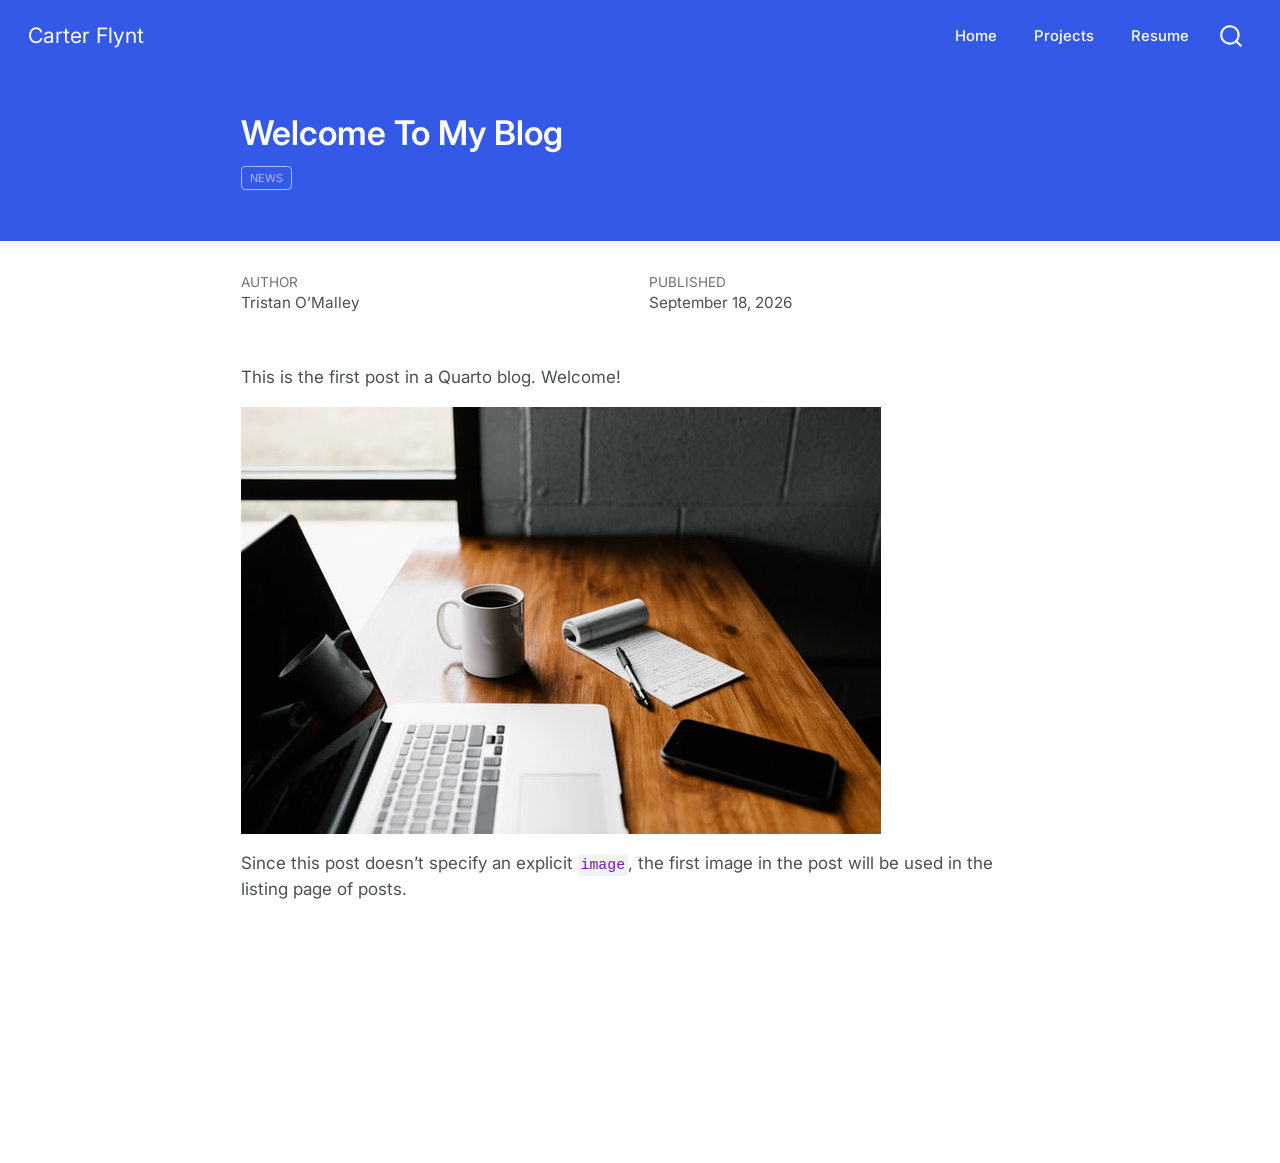
<file: docs/posts/welcome/index.html>
<!DOCTYPE html>
<html xmlns="http://www.w3.org/1999/xhtml" lang="en" xml:lang="en"><head>

<meta charset="utf-8">
<meta name="generator" content="quarto-1.10.18">

<meta name="viewport" content="width=device-width, initial-scale=1.0, user-scalable=yes">

<meta name="author" content="Tristan O’Malley">
<meta name="dcterms.date" content="2026-09-18">

<title>Welcome To My Blog – Carter Flynt</title>
<style>
/* Default styles provided by pandoc.
** See https://pandoc.org/MANUAL.html#variables-for-html for config info.
*/
span.smallcaps{font-variant: small-caps;}
div.columns{display: flex; gap: 1.5em;}
div.column{flex: auto;}
@media screen {
div.columns{gap: min(4vw, 1.5em);}
div.column{overflow-x: auto;}
}
div.hanging-indent{margin-left: 1.5em; text-indent: -1.5em;}
ul.task-list{list-style: none;}
ul.task-list li input[type="checkbox"] {
  width: 0.8em;
  margin: 0 0.8em 0.2em -1em; /* quarto-specific, see https://github.com/quarto-dev/quarto-cli/issues/4556 */ 
  vertical-align: middle;
}
</style>


<script src="../../site_libs/quarto-nav/quarto-nav.js"></script>
<script src="../../site_libs/quarto-nav/headroom.min.js"></script>
<script src="../../site_libs/clipboard/clipboard.min.js"></script>
<script src="../../site_libs/quarto-search/autocomplete.umd.js"></script>
<script src="../../site_libs/quarto-search/fuse.min.js"></script>
<script src="../../site_libs/quarto-search/quarto-search.js"></script>
<meta name="quarto:offset" content="../../">
<script src="../../site_libs/quarto-html/quarto.js" type="module"></script>
<script src="../../site_libs/quarto-html/tabsets/tabsets.js" type="module"></script>
<script src="../../site_libs/quarto-html/popper.min.js"></script>
<script src="../../site_libs/quarto-html/tippy.umd.min.js"></script>
<script src="../../site_libs/quarto-html/anchor.min.js"></script>
<link href="../../site_libs/quarto-html/tippy.css" rel="stylesheet">
<link href="../../site_libs/quarto-html/quarto-syntax-highlighting-64a204ab8560d761af7679ceaba22944.css" rel="stylesheet" id="quarto-text-highlighting-styles">
<script src="../../site_libs/bootstrap/bootstrap.min.js"></script>
<link href="../../site_libs/bootstrap/bootstrap-icons.css" rel="stylesheet">
<link href="../../site_libs/bootstrap/bootstrap-5674ed9fb5a1f2721f2ebee718e97534.min.css" rel="stylesheet" append-hash="true" id="quarto-bootstrap" data-mode="light">
<script id="quarto-search-options" type="application/json">{
  "location": "navbar",
  "copy-button": false,
  "collapse-after": 3,
  "panel-placement": "end",
  "type": "overlay",
  "limit": 50,
  "keyboard-shortcut": [
    "f",
    "/",
    "s"
  ],
  "show-item-context": false,
  "language": {
    "search-no-results-text": "No results",
    "search-matching-documents-text": "matching documents",
    "search-copy-link-title": "Copy link to search",
    "search-hide-matches-text": "Hide additional matches",
    "search-more-match-text": "more match in this document",
    "search-more-matches-text": "more matches in this document",
    "search-clear-button-title": "Clear",
    "search-text-placeholder": "",
    "search-detached-cancel-button-title": "Cancel",
    "search-submit-button-title": "Submit",
    "search-label": "Search"
  }
}</script>


<link rel="stylesheet" href="../../styles.css">
</head>

<body class="nav-fixed fullcontent quarto-light">

<div id="quarto-search-results"></div>
  <header id="quarto-header" class="headroom fixed-top quarto-banner">
    <nav class="navbar navbar-expand-lg " data-bs-theme="dark">
      <div class="navbar-container container-fluid">
      <div class="navbar-brand-container mx-auto">
    <a class="navbar-brand" href="../../index.html">
    <span class="navbar-title">Carter Flynt</span>
    </a>
  </div>
            <div id="quarto-search" class="" title="Search"></div>
          <button class="navbar-toggler" type="button" data-bs-toggle="collapse" data-bs-target="#navbarCollapse" aria-controls="navbarCollapse" role="menu" aria-expanded="false" aria-label="Toggle navigation" onclick="if (window.quartoToggleHeadroom) { window.quartoToggleHeadroom(); }">
  <span class="navbar-toggler-icon"></span>
</button>
          <div class="collapse navbar-collapse" id="navbarCollapse">
            <ul class="navbar-nav navbar-nav-scroll ms-auto">
  <li class="nav-item">
    <a class="nav-link" href="../../index.html"> 
<span class="menu-text">Home</span></a>
  </li>  
  <li class="nav-item">
    <a class="nav-link" href="../../projects.html"> 
<span class="menu-text">Projects</span></a>
  </li>  
  <li class="nav-item">
    <a class="nav-link" href="../../resume.html"> 
<span class="menu-text">Resume</span></a>
  </li>  
</ul>
          </div> <!-- /navcollapse -->
            <div class="quarto-navbar-tools">
</div>
      </div> <!-- /container-fluid -->
    </nav>
</header>
<!-- content -->
<header id="title-block-header" class="quarto-title-block default page-columns page-full">
  <div class="quarto-title-banner page-columns page-full">
    <div class="quarto-title column-body">
      <h1 class="title">Welcome To My Blog</h1>
                                <div class="quarto-categories">
                <div class="quarto-category">news</div>
              </div>
                  </div>
  </div>
    
  
  <div class="quarto-title-meta">

      <div>
      <div class="quarto-title-meta-heading">Author</div>
      <div class="quarto-title-meta-contents">
               <p>Tristan O’Malley </p>
            </div>
    </div>
      
      <div>
      <div class="quarto-title-meta-heading">Published</div>
      <div class="quarto-title-meta-contents">
        <p class="date">September 18, 2026</p>
      </div>
    </div>
    
      
    </div>
    
  
  </header><div id="quarto-content" class="quarto-container page-columns page-rows-contents page-layout-article page-navbar">
<!-- sidebar -->
<!-- margin-sidebar -->
    
<!-- main -->
<main class="content quarto-banner-title-block" id="quarto-document-content">





<p>This is the first post in a Quarto blog. Welcome!</p>
<p><img src="thumbnail.jpg" class="img-fluid"></p>
<p>Since this post doesn’t specify an explicit <code>image</code>, the first image in the post will be used in the listing page of posts.</p>



</main> <!-- /main -->
<script id="quarto-html-after-body" type="application/javascript">
  window.document.addEventListener("DOMContentLoaded", function (event) {
    const icon = "";
    const anchorJS = new window.AnchorJS();
    anchorJS.options = {
      placement: 'right',
      icon: icon
    };
    anchorJS.add('.anchored');
    const isCodeAnnotation = (el) => {
      for (const clz of el.classList) {
        if (clz.startsWith('code-annotation-')) {                     
          return true;
        }
      }
      return false;
    }
    const onCopySuccess = function(e) {
      // button target
      const button = e.trigger;
      // don't keep focus
      button.blur();
      // flash "checked"
      button.classList.add('code-copy-button-checked');
      var currentTitle = button.getAttribute("title");
      button.setAttribute("title", "Copied!");
      let tooltip;
      if (window.bootstrap) {
        button.setAttribute("data-bs-toggle", "tooltip");
        button.setAttribute("data-bs-placement", "left");
        button.setAttribute("data-bs-title", "Copied!");
        tooltip = new bootstrap.Tooltip(button, 
          { trigger: "manual", 
            customClass: "code-copy-button-tooltip",
            offset: [0, -8]});
        tooltip.show();    
      }
      setTimeout(function() {
        if (tooltip) {
          tooltip.hide();
          button.removeAttribute("data-bs-title");
          button.removeAttribute("data-bs-toggle");
          button.removeAttribute("data-bs-placement");
        }
        button.setAttribute("title", currentTitle);
        button.classList.remove('code-copy-button-checked');
      }, 1000);
      // clear code selection
      e.clearSelection();
    }
    const getTextToCopy = function(trigger) {
      const outerScaffold = trigger.parentElement.cloneNode(true);
      const codeEl = outerScaffold.querySelector('code');
      for (const childEl of codeEl.children) {
        if (isCodeAnnotation(childEl)) {
          childEl.remove();
        }
      }
      return codeEl.innerText;
    }
    const clipboard = new window.ClipboardJS('.code-copy-button:not([data-in-quarto-modal])', {
      text: getTextToCopy
    });
    clipboard.on('success', onCopySuccess);
    if (window.document.getElementById('quarto-embedded-source-code-modal')) {
      const clipboardModal = new window.ClipboardJS('.code-copy-button[data-in-quarto-modal]', {
        text: getTextToCopy,
        container: window.document.getElementById('quarto-embedded-source-code-modal')
      });
      clipboardModal.on('success', onCopySuccess);
    }
      var localhostRegex = new RegExp(/^(?:http|https):\/\/localhost\:?[0-9]*\//);
      var mailtoRegex = new RegExp(/^mailto:/);
        var filterRegex = new RegExp('/' + window.location.host + '/');
      var isInternal = (href) => {
          return filterRegex.test(href) || localhostRegex.test(href) || mailtoRegex.test(href);
      }
      // Inspect non-navigation links and adorn them if external
     var links = window.document.querySelectorAll('a[href]:not(.nav-link):not(.navbar-brand):not(.toc-action):not(.sidebar-link):not(.sidebar-item-toggle):not(.pagination-link):not(.no-external):not([aria-hidden]):not(.dropdown-item):not(.quarto-navigation-tool):not(.about-link)');
      for (var i=0; i<links.length; i++) {
        const link = links[i];
        if (!isInternal(link.href)) {
          // undo the damage that might have been done by quarto-nav.js in the case of
          // links that we want to consider external
          if (link.dataset.originalHref !== undefined) {
            link.href = link.dataset.originalHref;
          }
        }
      }
    function tippyHover(el, contentFn, onTriggerFn, onUntriggerFn) {
      const config = {
        allowHTML: true,
        maxWidth: 500,
        delay: 100,
        arrow: false,
        appendTo: function(el) {
            return el.parentElement;
        },
        interactive: true,
        interactiveBorder: 10,
        theme: 'quarto',
        placement: 'bottom-start',
      };
      if (contentFn) {
        config.content = contentFn;
      }
      if (onTriggerFn) {
        config.onTrigger = onTriggerFn;
      }
      if (onUntriggerFn) {
        config.onUntrigger = onUntriggerFn;
      }
      window.tippy(el, config); 
    }
    const noterefs = window.document.querySelectorAll('a[role="doc-noteref"]');
    for (var i=0; i<noterefs.length; i++) {
      const ref = noterefs[i];
      tippyHover(ref, function() {
        // use id or data attribute instead here
        let href = ref.getAttribute('data-footnote-href') || ref.getAttribute('href');
        try { href = new URL(href).hash; } catch {}
        const id = href.replace(/^#\/?/, "");
        const note = window.document.getElementById(id);
        if (note) {
          return note.innerHTML;
        } else {
          return "";
        }
      });
    }
    const xrefs = window.document.querySelectorAll('a.quarto-xref');
    const processXRef = (id, note) => {
      // Strip column container classes
      const stripColumnClz = (el) => {
        el.classList.remove("page-full", "page-columns");
        if (el.children) {
          for (const child of el.children) {
            stripColumnClz(child);
          }
        }
      }
      stripColumnClz(note)
      if (id === null || id.startsWith('sec-')) {
        // Special case sections, only their first couple elements
        const container = document.createElement("div");
        if (note.children && note.children.length > 2) {
          container.appendChild(note.children[0].cloneNode(true));
          for (let i = 1; i < note.children.length; i++) {
            const child = note.children[i];
            if (child.tagName === "P" && child.innerText === "") {
              continue;
            } else {
              container.appendChild(child.cloneNode(true));
              break;
            }
          }
          if (window.Quarto?.typesetMath) {
            window.Quarto.typesetMath(container);
          }
          return container.innerHTML
        } else {
          if (window.Quarto?.typesetMath) {
            window.Quarto.typesetMath(note);
          }
          return note.innerHTML;
        }
      } else {
        // Remove any anchor links if they are present
        const anchorLink = note.querySelector('a.anchorjs-link');
        if (anchorLink) {
          anchorLink.remove();
        }
        if (window.Quarto?.typesetMath) {
          window.Quarto.typesetMath(note);
        }
        if (note.classList.contains("callout")) {
          return note.outerHTML;
        } else {
          return note.innerHTML;
        }
      }
    }
    for (var i=0; i<xrefs.length; i++) {
      const xref = xrefs[i];
      tippyHover(xref, undefined, function(instance) {
        instance.disable();
        let url = xref.getAttribute('href');
        let hash = undefined; 
        if (url.startsWith('#')) {
          hash = url;
        } else {
          try { hash = new URL(url).hash; } catch {}
        }
        if (hash) {
          const id = hash.replace(/^#\/?/, "");
          const note = window.document.getElementById(id);
          if (note !== null) {
            try {
              const html = processXRef(id, note.cloneNode(true));
              instance.setContent(html);
            } finally {
              instance.enable();
              instance.show();
            }
          } else {
            // See if we can fetch this
            fetch(url.split('#')[0])
            .then(res => res.text())
            .then(html => {
              const parser = new DOMParser();
              const htmlDoc = parser.parseFromString(html, "text/html");
              const note = htmlDoc.getElementById(id);
              if (note !== null) {
                const html = processXRef(id, note);
                instance.setContent(html);
              } 
            }).finally(() => {
              instance.enable();
              instance.show();
            });
          }
        } else {
          // See if we can fetch a full url (with no hash to target)
          // This is a special case and we should probably do some content thinning / targeting
          fetch(url)
          .then(res => res.text())
          .then(html => {
            const parser = new DOMParser();
            const htmlDoc = parser.parseFromString(html, "text/html");
            const note = htmlDoc.querySelector('main.content');
            if (note !== null) {
              // This should only happen for chapter cross references
              // (since there is no id in the URL)
              // remove the first header
              if (note.children.length > 0 && note.children[0].tagName === "HEADER") {
                note.children[0].remove();
              }
              const html = processXRef(null, note);
              instance.setContent(html);
            } 
          }).finally(() => {
            instance.enable();
            instance.show();
          });
        }
      }, function(instance) {
      });
    }
        let selectedAnnoteEl;
        const selectorForAnnotation = ( cell, annotation) => {
          let cellAttr = 'data-code-cell="' + cell + '"';
          let lineAttr = 'data-code-annotation="' +  annotation + '"';
          const selector = 'span[' + cellAttr + '][' + lineAttr + ']';
          return selector;
        }
        const selectCodeLines = (annoteEl) => {
          const doc = window.document;
          const targetCell = annoteEl.getAttribute("data-target-cell");
          const targetAnnotation = annoteEl.getAttribute("data-target-annotation");
          const annoteSpan = window.document.querySelector(selectorForAnnotation(targetCell, targetAnnotation));
          const lines = annoteSpan.getAttribute("data-code-lines").split(",");
          const lineIds = lines.map((line) => {
            return targetCell + "-" + line;
          })
          let top = null;
          let height = null;
          let parent = null;
          if (lineIds.length > 0) {
              //compute the position of the single el (top and bottom and make a div)
              const el = window.document.getElementById(lineIds[0]);
              top = el.offsetTop;
              height = el.offsetHeight;
              parent = el.parentElement.parentElement;
            if (lineIds.length > 1) {
              const lastEl = window.document.getElementById(lineIds[lineIds.length - 1]);
              const bottom = lastEl.offsetTop + lastEl.offsetHeight;
              height = bottom - top;
            }
            if (top !== null && height !== null && parent !== null) {
              // cook up a div (if necessary) and position it 
              let div = window.document.getElementById("code-annotation-line-highlight");
              if (div === null) {
                div = window.document.createElement("div");
                div.setAttribute("id", "code-annotation-line-highlight");
                div.style.position = 'absolute';
                parent.appendChild(div);
              }
              div.style.top = top - 2 + "px";
              div.style.height = height + 4 + "px";
              div.style.left = 0;
              let gutterDiv = window.document.getElementById("code-annotation-line-highlight-gutter");
              if (gutterDiv === null) {
                gutterDiv = window.document.createElement("div");
                gutterDiv.setAttribute("id", "code-annotation-line-highlight-gutter");
                gutterDiv.style.position = 'absolute';
                const codeCell = window.document.getElementById(targetCell);
                const gutter = codeCell.querySelector('.code-annotation-gutter');
                gutter.appendChild(gutterDiv);
              }
              gutterDiv.style.top = top - 2 + "px";
              gutterDiv.style.height = height + 4 + "px";
            }
            selectedAnnoteEl = annoteEl;
          }
        };
        const unselectCodeLines = () => {
          const elementsIds = ["code-annotation-line-highlight", "code-annotation-line-highlight-gutter"];
          elementsIds.forEach((elId) => {
            const div = window.document.getElementById(elId);
            if (div) {
              div.remove();
            }
          });
          selectedAnnoteEl = undefined;
        };
          // Handle positioning of the toggle
      window.addEventListener(
        "resize",
        throttle(() => {
          elRect = undefined;
          if (selectedAnnoteEl) {
            selectCodeLines(selectedAnnoteEl);
          }
        }, 10)
      );
      function throttle(fn, ms) {
      let throttle = false;
      let timer;
        return (...args) => {
          if(!throttle) { // first call gets through
              fn.apply(this, args);
              throttle = true;
          } else { // all the others get throttled
              if(timer) clearTimeout(timer); // cancel #2
              timer = setTimeout(() => {
                fn.apply(this, args);
                timer = throttle = false;
              }, ms);
          }
        };
      }
        // Attach click handler to the DT
        const annoteDls = window.document.querySelectorAll('dt[data-target-cell]');
        for (const annoteDlNode of annoteDls) {
          annoteDlNode.addEventListener('click', (event) => {
            const clickedEl = event.target;
            if (clickedEl !== selectedAnnoteEl) {
              unselectCodeLines();
              const activeEl = window.document.querySelector('dt[data-target-cell].code-annotation-active');
              if (activeEl) {
                activeEl.classList.remove('code-annotation-active');
              }
              selectCodeLines(clickedEl);
              clickedEl.classList.add('code-annotation-active');
            } else {
              // Unselect the line
              unselectCodeLines();
              clickedEl.classList.remove('code-annotation-active');
            }
          });
        }
    const findCites = (el) => {
      const parentEl = el.parentElement;
      if (parentEl) {
        const cites = parentEl.dataset.cites;
        if (cites) {
          return {
            el,
            cites: cites.split(' ')
          };
        } else {
          return findCites(el.parentElement)
        }
      } else {
        return undefined;
      }
    };
    var bibliorefs = window.document.querySelectorAll('a[role="doc-biblioref"]');
    for (var i=0; i<bibliorefs.length; i++) {
      const ref = bibliorefs[i];
      const citeInfo = findCites(ref);
      if (citeInfo) {
        tippyHover(citeInfo.el, function() {
          var popup = window.document.createElement('div');
          citeInfo.cites.forEach(function(cite) {
            var citeDiv = window.document.createElement('div');
            citeDiv.classList.add('hanging-indent');
            citeDiv.classList.add('csl-entry');
            var biblioDiv = window.document.getElementById('ref-' + cite);
            if (biblioDiv) {
              citeDiv.innerHTML = biblioDiv.innerHTML;
            }
            popup.appendChild(citeDiv);
          });
          return popup.innerHTML;
        });
      }
    }
  });
  </script>
</div> <!-- /content -->




</body></html>
</file>
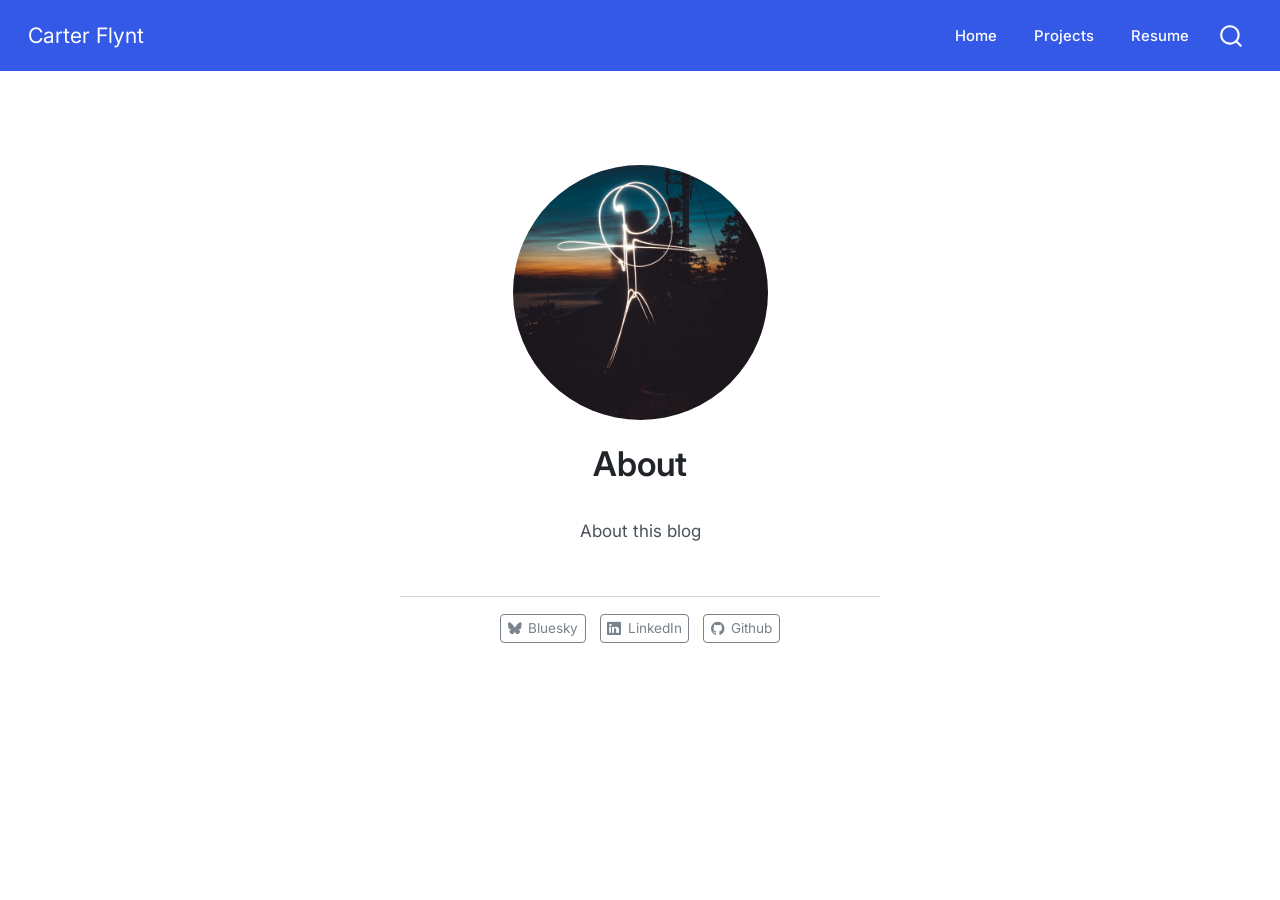
<file: docs/about.html>
<!DOCTYPE html>
<html xmlns="http://www.w3.org/1999/xhtml" lang="en" xml:lang="en"><head>

<meta charset="utf-8">
<meta name="generator" content="quarto-1.10.18">

<meta name="viewport" content="width=device-width, initial-scale=1.0, user-scalable=yes">


<title>About – Carter Flynt</title>
<style>
/* Default styles provided by pandoc.
** See https://pandoc.org/MANUAL.html#variables-for-html for config info.
*/
span.smallcaps{font-variant: small-caps;}
div.columns{display: flex; gap: 1.5em;}
div.column{flex: auto;}
@media screen {
div.columns{gap: min(4vw, 1.5em);}
div.column{overflow-x: auto;}
}
div.hanging-indent{margin-left: 1.5em; text-indent: -1.5em;}
ul.task-list{list-style: none;}
ul.task-list li input[type="checkbox"] {
  width: 0.8em;
  margin: 0 0.8em 0.2em -1em; /* quarto-specific, see https://github.com/quarto-dev/quarto-cli/issues/4556 */ 
  vertical-align: middle;
}
</style>


<script src="site_libs/quarto-nav/quarto-nav.js"></script>
<script src="site_libs/quarto-nav/headroom.min.js"></script>
<script src="site_libs/clipboard/clipboard.min.js"></script>
<script src="site_libs/quarto-search/autocomplete.umd.js"></script>
<script src="site_libs/quarto-search/fuse.min.js"></script>
<script src="site_libs/quarto-search/quarto-search.js"></script>
<meta name="quarto:offset" content="./">
<script src="site_libs/quarto-html/quarto.js" type="module"></script>
<script src="site_libs/quarto-html/tabsets/tabsets.js" type="module"></script>
<script src="site_libs/quarto-html/popper.min.js"></script>
<script src="site_libs/quarto-html/tippy.umd.min.js"></script>
<link href="site_libs/quarto-html/tippy.css" rel="stylesheet">
<link href="site_libs/quarto-html/quarto-syntax-highlighting-64a204ab8560d761af7679ceaba22944.css" rel="stylesheet" id="quarto-text-highlighting-styles">
<script src="site_libs/bootstrap/bootstrap.min.js"></script>
<link href="site_libs/bootstrap/bootstrap-icons.css" rel="stylesheet">
<link href="site_libs/bootstrap/bootstrap-5674ed9fb5a1f2721f2ebee718e97534.min.css" rel="stylesheet" append-hash="true" id="quarto-bootstrap" data-mode="light">
<script id="quarto-search-options" type="application/json">{
  "location": "navbar",
  "copy-button": false,
  "collapse-after": 3,
  "panel-placement": "end",
  "type": "overlay",
  "limit": 50,
  "keyboard-shortcut": [
    "f",
    "/",
    "s"
  ],
  "show-item-context": false,
  "language": {
    "search-no-results-text": "No results",
    "search-matching-documents-text": "matching documents",
    "search-copy-link-title": "Copy link to search",
    "search-hide-matches-text": "Hide additional matches",
    "search-more-match-text": "more match in this document",
    "search-more-matches-text": "more matches in this document",
    "search-clear-button-title": "Clear",
    "search-text-placeholder": "",
    "search-detached-cancel-button-title": "Cancel",
    "search-submit-button-title": "Submit",
    "search-label": "Search"
  }
}</script>


<link rel="stylesheet" href="styles.css">
</head>

<body class="nav-fixed fullcontent quarto-light">

<div id="quarto-search-results"></div>
  <header id="quarto-header" class="headroom fixed-top">
    <nav class="navbar navbar-expand-lg " data-bs-theme="dark">
      <div class="navbar-container container-fluid">
      <div class="navbar-brand-container mx-auto">
    <a class="navbar-brand" href="./index.html">
    <span class="navbar-title">Carter Flynt</span>
    </a>
  </div>
            <div id="quarto-search" class="" title="Search"></div>
          <button class="navbar-toggler" type="button" data-bs-toggle="collapse" data-bs-target="#navbarCollapse" aria-controls="navbarCollapse" role="menu" aria-expanded="false" aria-label="Toggle navigation" onclick="if (window.quartoToggleHeadroom) { window.quartoToggleHeadroom(); }">
  <span class="navbar-toggler-icon"></span>
</button>
          <div class="collapse navbar-collapse" id="navbarCollapse">
            <ul class="navbar-nav navbar-nav-scroll ms-auto">
  <li class="nav-item">
    <a class="nav-link" href="./index.html"> 
<span class="menu-text">Home</span></a>
  </li>  
  <li class="nav-item">
    <a class="nav-link" href="./projects.html"> 
<span class="menu-text">Projects</span></a>
  </li>  
  <li class="nav-item">
    <a class="nav-link" href="./resume.html"> 
<span class="menu-text">Resume</span></a>
  </li>  
</ul>
          </div> <!-- /navcollapse -->
            <div class="quarto-navbar-tools">
</div>
      </div> <!-- /container-fluid -->
    </nav>
</header>
<!-- content -->
<div id="quarto-content" class="quarto-container page-columns page-rows-contents page-layout-article page-navbar">
<!-- sidebar -->
<!-- margin-sidebar -->
    
<!-- main -->
<div class="quarto-about-jolla">
  <img src="profile.jpg" class="about-image
  round " style="height: 15em; width: 15em;">
 <header id="title-block-header" class="quarto-title-block default">
<div class="quarto-title">
<h1 class="title">About</h1>
</div>
<div class="quarto-title-meta">
  </div>
</header><main class="content" id="quarto-document-content">
<p>About this blog</p>


</main> 
  <hr class="about-sep">
   <div class="about-links">
  <a href="https://bsky.app/" class="about-link" rel="" target="">
    <i class="bi bi-bluesky"></i>
     <span class="about-link-text">Bluesky</span>
  </a>
  <a href="https://linkedin.com" class="about-link" rel="" target="">
    <i class="bi bi-linkedin"></i>
     <span class="about-link-text">LinkedIn</span>
  </a>
  <a href="https://github.com" class="about-link" rel="" target="">
    <i class="bi bi-github"></i>
     <span class="about-link-text">Github</span>
  </a>
</div>
</div>
 <!-- /main -->
<script id="quarto-html-after-body" type="application/javascript">
  window.document.addEventListener("DOMContentLoaded", function (event) {
    const isCodeAnnotation = (el) => {
      for (const clz of el.classList) {
        if (clz.startsWith('code-annotation-')) {                     
          return true;
        }
      }
      return false;
    }
    const onCopySuccess = function(e) {
      // button target
      const button = e.trigger;
      // don't keep focus
      button.blur();
      // flash "checked"
      button.classList.add('code-copy-button-checked');
      var currentTitle = button.getAttribute("title");
      button.setAttribute("title", "Copied!");
      let tooltip;
      if (window.bootstrap) {
        button.setAttribute("data-bs-toggle", "tooltip");
        button.setAttribute("data-bs-placement", "left");
        button.setAttribute("data-bs-title", "Copied!");
        tooltip = new bootstrap.Tooltip(button, 
          { trigger: "manual", 
            customClass: "code-copy-button-tooltip",
            offset: [0, -8]});
        tooltip.show();    
      }
      setTimeout(function() {
        if (tooltip) {
          tooltip.hide();
          button.removeAttribute("data-bs-title");
          button.removeAttribute("data-bs-toggle");
          button.removeAttribute("data-bs-placement");
        }
        button.setAttribute("title", currentTitle);
        button.classList.remove('code-copy-button-checked');
      }, 1000);
      // clear code selection
      e.clearSelection();
    }
    const getTextToCopy = function(trigger) {
      const outerScaffold = trigger.parentElement.cloneNode(true);
      const codeEl = outerScaffold.querySelector('code');
      for (const childEl of codeEl.children) {
        if (isCodeAnnotation(childEl)) {
          childEl.remove();
        }
      }
      return codeEl.innerText;
    }
    const clipboard = new window.ClipboardJS('.code-copy-button:not([data-in-quarto-modal])', {
      text: getTextToCopy
    });
    clipboard.on('success', onCopySuccess);
    if (window.document.getElementById('quarto-embedded-source-code-modal')) {
      const clipboardModal = new window.ClipboardJS('.code-copy-button[data-in-quarto-modal]', {
        text: getTextToCopy,
        container: window.document.getElementById('quarto-embedded-source-code-modal')
      });
      clipboardModal.on('success', onCopySuccess);
    }
      var localhostRegex = new RegExp(/^(?:http|https):\/\/localhost\:?[0-9]*\//);
      var mailtoRegex = new RegExp(/^mailto:/);
        var filterRegex = new RegExp('/' + window.location.host + '/');
      var isInternal = (href) => {
          return filterRegex.test(href) || localhostRegex.test(href) || mailtoRegex.test(href);
      }
      // Inspect non-navigation links and adorn them if external
     var links = window.document.querySelectorAll('a[href]:not(.nav-link):not(.navbar-brand):not(.toc-action):not(.sidebar-link):not(.sidebar-item-toggle):not(.pagination-link):not(.no-external):not([aria-hidden]):not(.dropdown-item):not(.quarto-navigation-tool):not(.about-link)');
      for (var i=0; i<links.length; i++) {
        const link = links[i];
        if (!isInternal(link.href)) {
          // undo the damage that might have been done by quarto-nav.js in the case of
          // links that we want to consider external
          if (link.dataset.originalHref !== undefined) {
            link.href = link.dataset.originalHref;
          }
        }
      }
    function tippyHover(el, contentFn, onTriggerFn, onUntriggerFn) {
      const config = {
        allowHTML: true,
        maxWidth: 500,
        delay: 100,
        arrow: false,
        appendTo: function(el) {
            return el.parentElement;
        },
        interactive: true,
        interactiveBorder: 10,
        theme: 'quarto',
        placement: 'bottom-start',
      };
      if (contentFn) {
        config.content = contentFn;
      }
      if (onTriggerFn) {
        config.onTrigger = onTriggerFn;
      }
      if (onUntriggerFn) {
        config.onUntrigger = onUntriggerFn;
      }
      window.tippy(el, config); 
    }
    const noterefs = window.document.querySelectorAll('a[role="doc-noteref"]');
    for (var i=0; i<noterefs.length; i++) {
      const ref = noterefs[i];
      tippyHover(ref, function() {
        // use id or data attribute instead here
        let href = ref.getAttribute('data-footnote-href') || ref.getAttribute('href');
        try { href = new URL(href).hash; } catch {}
        const id = href.replace(/^#\/?/, "");
        const note = window.document.getElementById(id);
        if (note) {
          return note.innerHTML;
        } else {
          return "";
        }
      });
    }
    const xrefs = window.document.querySelectorAll('a.quarto-xref');
    const processXRef = (id, note) => {
      // Strip column container classes
      const stripColumnClz = (el) => {
        el.classList.remove("page-full", "page-columns");
        if (el.children) {
          for (const child of el.children) {
            stripColumnClz(child);
          }
        }
      }
      stripColumnClz(note)
      if (id === null || id.startsWith('sec-')) {
        // Special case sections, only their first couple elements
        const container = document.createElement("div");
        if (note.children && note.children.length > 2) {
          container.appendChild(note.children[0].cloneNode(true));
          for (let i = 1; i < note.children.length; i++) {
            const child = note.children[i];
            if (child.tagName === "P" && child.innerText === "") {
              continue;
            } else {
              container.appendChild(child.cloneNode(true));
              break;
            }
          }
          if (window.Quarto?.typesetMath) {
            window.Quarto.typesetMath(container);
          }
          return container.innerHTML
        } else {
          if (window.Quarto?.typesetMath) {
            window.Quarto.typesetMath(note);
          }
          return note.innerHTML;
        }
      } else {
        // Remove any anchor links if they are present
        const anchorLink = note.querySelector('a.anchorjs-link');
        if (anchorLink) {
          anchorLink.remove();
        }
        if (window.Quarto?.typesetMath) {
          window.Quarto.typesetMath(note);
        }
        if (note.classList.contains("callout")) {
          return note.outerHTML;
        } else {
          return note.innerHTML;
        }
      }
    }
    for (var i=0; i<xrefs.length; i++) {
      const xref = xrefs[i];
      tippyHover(xref, undefined, function(instance) {
        instance.disable();
        let url = xref.getAttribute('href');
        let hash = undefined; 
        if (url.startsWith('#')) {
          hash = url;
        } else {
          try { hash = new URL(url).hash; } catch {}
        }
        if (hash) {
          const id = hash.replace(/^#\/?/, "");
          const note = window.document.getElementById(id);
          if (note !== null) {
            try {
              const html = processXRef(id, note.cloneNode(true));
              instance.setContent(html);
            } finally {
              instance.enable();
              instance.show();
            }
          } else {
            // See if we can fetch this
            fetch(url.split('#')[0])
            .then(res => res.text())
            .then(html => {
              const parser = new DOMParser();
              const htmlDoc = parser.parseFromString(html, "text/html");
              const note = htmlDoc.getElementById(id);
              if (note !== null) {
                const html = processXRef(id, note);
                instance.setContent(html);
              } 
            }).finally(() => {
              instance.enable();
              instance.show();
            });
          }
        } else {
          // See if we can fetch a full url (with no hash to target)
          // This is a special case and we should probably do some content thinning / targeting
          fetch(url)
          .then(res => res.text())
          .then(html => {
            const parser = new DOMParser();
            const htmlDoc = parser.parseFromString(html, "text/html");
            const note = htmlDoc.querySelector('main.content');
            if (note !== null) {
              // This should only happen for chapter cross references
              // (since there is no id in the URL)
              // remove the first header
              if (note.children.length > 0 && note.children[0].tagName === "HEADER") {
                note.children[0].remove();
              }
              const html = processXRef(null, note);
              instance.setContent(html);
            } 
          }).finally(() => {
            instance.enable();
            instance.show();
          });
        }
      }, function(instance) {
      });
    }
        let selectedAnnoteEl;
        const selectorForAnnotation = ( cell, annotation) => {
          let cellAttr = 'data-code-cell="' + cell + '"';
          let lineAttr = 'data-code-annotation="' +  annotation + '"';
          const selector = 'span[' + cellAttr + '][' + lineAttr + ']';
          return selector;
        }
        const selectCodeLines = (annoteEl) => {
          const doc = window.document;
          const targetCell = annoteEl.getAttribute("data-target-cell");
          const targetAnnotation = annoteEl.getAttribute("data-target-annotation");
          const annoteSpan = window.document.querySelector(selectorForAnnotation(targetCell, targetAnnotation));
          const lines = annoteSpan.getAttribute("data-code-lines").split(",");
          const lineIds = lines.map((line) => {
            return targetCell + "-" + line;
          })
          let top = null;
          let height = null;
          let parent = null;
          if (lineIds.length > 0) {
              //compute the position of the single el (top and bottom and make a div)
              const el = window.document.getElementById(lineIds[0]);
              top = el.offsetTop;
              height = el.offsetHeight;
              parent = el.parentElement.parentElement;
            if (lineIds.length > 1) {
              const lastEl = window.document.getElementById(lineIds[lineIds.length - 1]);
              const bottom = lastEl.offsetTop + lastEl.offsetHeight;
              height = bottom - top;
            }
            if (top !== null && height !== null && parent !== null) {
              // cook up a div (if necessary) and position it 
              let div = window.document.getElementById("code-annotation-line-highlight");
              if (div === null) {
                div = window.document.createElement("div");
                div.setAttribute("id", "code-annotation-line-highlight");
                div.style.position = 'absolute';
                parent.appendChild(div);
              }
              div.style.top = top - 2 + "px";
              div.style.height = height + 4 + "px";
              div.style.left = 0;
              let gutterDiv = window.document.getElementById("code-annotation-line-highlight-gutter");
              if (gutterDiv === null) {
                gutterDiv = window.document.createElement("div");
                gutterDiv.setAttribute("id", "code-annotation-line-highlight-gutter");
                gutterDiv.style.position = 'absolute';
                const codeCell = window.document.getElementById(targetCell);
                const gutter = codeCell.querySelector('.code-annotation-gutter');
                gutter.appendChild(gutterDiv);
              }
              gutterDiv.style.top = top - 2 + "px";
              gutterDiv.style.height = height + 4 + "px";
            }
            selectedAnnoteEl = annoteEl;
          }
        };
        const unselectCodeLines = () => {
          const elementsIds = ["code-annotation-line-highlight", "code-annotation-line-highlight-gutter"];
          elementsIds.forEach((elId) => {
            const div = window.document.getElementById(elId);
            if (div) {
              div.remove();
            }
          });
          selectedAnnoteEl = undefined;
        };
          // Handle positioning of the toggle
      window.addEventListener(
        "resize",
        throttle(() => {
          elRect = undefined;
          if (selectedAnnoteEl) {
            selectCodeLines(selectedAnnoteEl);
          }
        }, 10)
      );
      function throttle(fn, ms) {
      let throttle = false;
      let timer;
        return (...args) => {
          if(!throttle) { // first call gets through
              fn.apply(this, args);
              throttle = true;
          } else { // all the others get throttled
              if(timer) clearTimeout(timer); // cancel #2
              timer = setTimeout(() => {
                fn.apply(this, args);
                timer = throttle = false;
              }, ms);
          }
        };
      }
        // Attach click handler to the DT
        const annoteDls = window.document.querySelectorAll('dt[data-target-cell]');
        for (const annoteDlNode of annoteDls) {
          annoteDlNode.addEventListener('click', (event) => {
            const clickedEl = event.target;
            if (clickedEl !== selectedAnnoteEl) {
              unselectCodeLines();
              const activeEl = window.document.querySelector('dt[data-target-cell].code-annotation-active');
              if (activeEl) {
                activeEl.classList.remove('code-annotation-active');
              }
              selectCodeLines(clickedEl);
              clickedEl.classList.add('code-annotation-active');
            } else {
              // Unselect the line
              unselectCodeLines();
              clickedEl.classList.remove('code-annotation-active');
            }
          });
        }
    const findCites = (el) => {
      const parentEl = el.parentElement;
      if (parentEl) {
        const cites = parentEl.dataset.cites;
        if (cites) {
          return {
            el,
            cites: cites.split(' ')
          };
        } else {
          return findCites(el.parentElement)
        }
      } else {
        return undefined;
      }
    };
    var bibliorefs = window.document.querySelectorAll('a[role="doc-biblioref"]');
    for (var i=0; i<bibliorefs.length; i++) {
      const ref = bibliorefs[i];
      const citeInfo = findCites(ref);
      if (citeInfo) {
        tippyHover(citeInfo.el, function() {
          var popup = window.document.createElement('div');
          citeInfo.cites.forEach(function(cite) {
            var citeDiv = window.document.createElement('div');
            citeDiv.classList.add('hanging-indent');
            citeDiv.classList.add('csl-entry');
            var biblioDiv = window.document.getElementById('ref-' + cite);
            if (biblioDiv) {
              citeDiv.innerHTML = biblioDiv.innerHTML;
            }
            popup.appendChild(citeDiv);
          });
          return popup.innerHTML;
        });
      }
    }
  });
  </script>
</div> <!-- /content -->




</body></html>
</file>
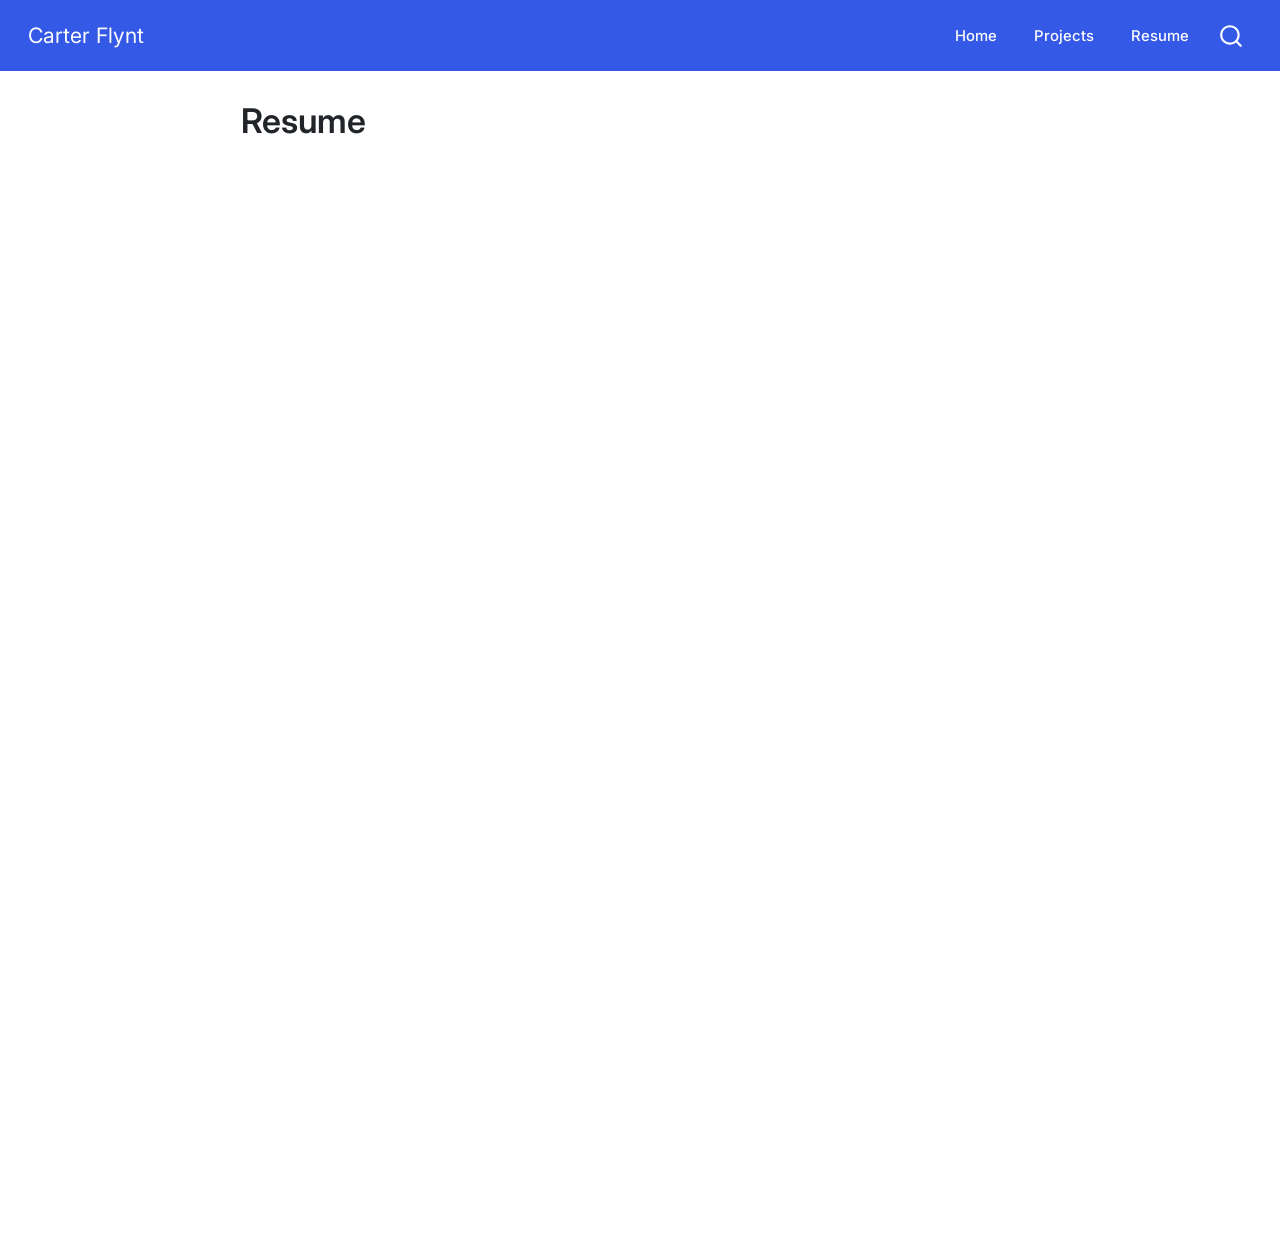
<file: docs/resume.html>
<!DOCTYPE html>
<html xmlns="http://www.w3.org/1999/xhtml" lang="en" xml:lang="en"><head>

<meta charset="utf-8">
<meta name="generator" content="quarto-1.10.18">

<meta name="viewport" content="width=device-width, initial-scale=1.0, user-scalable=yes">


<title>Resume – Carter Flynt</title>
<style>
/* Default styles provided by pandoc.
** See https://pandoc.org/MANUAL.html#variables-for-html for config info.
*/
span.smallcaps{font-variant: small-caps;}
div.columns{display: flex; gap: 1.5em;}
div.column{flex: auto;}
@media screen {
div.columns{gap: min(4vw, 1.5em);}
div.column{overflow-x: auto;}
}
div.hanging-indent{margin-left: 1.5em; text-indent: -1.5em;}
ul.task-list{list-style: none;}
ul.task-list li input[type="checkbox"] {
  width: 0.8em;
  margin: 0 0.8em 0.2em -1em; /* quarto-specific, see https://github.com/quarto-dev/quarto-cli/issues/4556 */ 
  vertical-align: middle;
}
</style>


<script src="site_libs/quarto-nav/quarto-nav.js"></script>
<script src="site_libs/quarto-nav/headroom.min.js"></script>
<script src="site_libs/clipboard/clipboard.min.js"></script>
<script src="site_libs/quarto-search/autocomplete.umd.js"></script>
<script src="site_libs/quarto-search/fuse.min.js"></script>
<script src="site_libs/quarto-search/quarto-search.js"></script>
<meta name="quarto:offset" content="./">
<script src="site_libs/quarto-html/quarto.js" type="module"></script>
<script src="site_libs/quarto-html/tabsets/tabsets.js" type="module"></script>
<script src="site_libs/quarto-html/popper.min.js"></script>
<script src="site_libs/quarto-html/tippy.umd.min.js"></script>
<script src="site_libs/quarto-html/anchor.min.js"></script>
<link href="site_libs/quarto-html/tippy.css" rel="stylesheet">
<link href="site_libs/quarto-html/quarto-syntax-highlighting-64a204ab8560d761af7679ceaba22944.css" rel="stylesheet" id="quarto-text-highlighting-styles">
<script src="site_libs/bootstrap/bootstrap.min.js"></script>
<link href="site_libs/bootstrap/bootstrap-icons.css" rel="stylesheet">
<link href="site_libs/bootstrap/bootstrap-5674ed9fb5a1f2721f2ebee718e97534.min.css" rel="stylesheet" append-hash="true" id="quarto-bootstrap" data-mode="light">
<script id="quarto-search-options" type="application/json">{
  "location": "navbar",
  "copy-button": false,
  "collapse-after": 3,
  "panel-placement": "end",
  "type": "overlay",
  "limit": 50,
  "keyboard-shortcut": [
    "f",
    "/",
    "s"
  ],
  "show-item-context": false,
  "language": {
    "search-no-results-text": "No results",
    "search-matching-documents-text": "matching documents",
    "search-copy-link-title": "Copy link to search",
    "search-hide-matches-text": "Hide additional matches",
    "search-more-match-text": "more match in this document",
    "search-more-matches-text": "more matches in this document",
    "search-clear-button-title": "Clear",
    "search-text-placeholder": "",
    "search-detached-cancel-button-title": "Cancel",
    "search-submit-button-title": "Submit",
    "search-label": "Search"
  }
}</script>


<link rel="stylesheet" href="styles.css">
</head>

<body class="nav-fixed fullcontent quarto-light">

<div id="quarto-search-results"></div>
  <header id="quarto-header" class="headroom fixed-top">
    <nav class="navbar navbar-expand-lg " data-bs-theme="dark">
      <div class="navbar-container container-fluid">
      <div class="navbar-brand-container mx-auto">
    <a class="navbar-brand" href="./index.html">
    <span class="navbar-title">Carter Flynt</span>
    </a>
  </div>
            <div id="quarto-search" class="" title="Search"></div>
          <button class="navbar-toggler" type="button" data-bs-toggle="collapse" data-bs-target="#navbarCollapse" aria-controls="navbarCollapse" role="menu" aria-expanded="false" aria-label="Toggle navigation" onclick="if (window.quartoToggleHeadroom) { window.quartoToggleHeadroom(); }">
  <span class="navbar-toggler-icon"></span>
</button>
          <div class="collapse navbar-collapse" id="navbarCollapse">
            <ul class="navbar-nav navbar-nav-scroll ms-auto">
  <li class="nav-item">
    <a class="nav-link" href="./index.html"> 
<span class="menu-text">Home</span></a>
  </li>  
  <li class="nav-item">
    <a class="nav-link" href="./projects.html"> 
<span class="menu-text">Projects</span></a>
  </li>  
  <li class="nav-item">
    <a class="nav-link active" href="./resume.html" aria-current="page"> 
<span class="menu-text">Resume</span></a>
  </li>  
</ul>
          </div> <!-- /navcollapse -->
            <div class="quarto-navbar-tools">
</div>
      </div> <!-- /container-fluid -->
    </nav>
</header>
<!-- content -->
<div id="quarto-content" class="quarto-container page-columns page-rows-contents page-layout-article page-navbar">
<!-- sidebar -->
<!-- margin-sidebar -->
    
<!-- main -->
<main class="content" id="quarto-document-content">

<header id="title-block-header" class="quarto-title-block default">
<div class="quarto-title">
<h1 class="title">Resume</h1>
</div>



<div class="quarto-title-meta">

    
  
    
  </div>
  


</header>


<iframe width="800" height="1000" src="Carter Flynt Resume copy.pdf">
</iframe>



</main> <!-- /main -->
<script id="quarto-html-after-body" type="application/javascript">
  window.document.addEventListener("DOMContentLoaded", function (event) {
    const icon = "";
    const anchorJS = new window.AnchorJS();
    anchorJS.options = {
      placement: 'right',
      icon: icon
    };
    anchorJS.add('.anchored');
    const isCodeAnnotation = (el) => {
      for (const clz of el.classList) {
        if (clz.startsWith('code-annotation-')) {                     
          return true;
        }
      }
      return false;
    }
    const onCopySuccess = function(e) {
      // button target
      const button = e.trigger;
      // don't keep focus
      button.blur();
      // flash "checked"
      button.classList.add('code-copy-button-checked');
      var currentTitle = button.getAttribute("title");
      button.setAttribute("title", "Copied!");
      let tooltip;
      if (window.bootstrap) {
        button.setAttribute("data-bs-toggle", "tooltip");
        button.setAttribute("data-bs-placement", "left");
        button.setAttribute("data-bs-title", "Copied!");
        tooltip = new bootstrap.Tooltip(button, 
          { trigger: "manual", 
            customClass: "code-copy-button-tooltip",
            offset: [0, -8]});
        tooltip.show();    
      }
      setTimeout(function() {
        if (tooltip) {
          tooltip.hide();
          button.removeAttribute("data-bs-title");
          button.removeAttribute("data-bs-toggle");
          button.removeAttribute("data-bs-placement");
        }
        button.setAttribute("title", currentTitle);
        button.classList.remove('code-copy-button-checked');
      }, 1000);
      // clear code selection
      e.clearSelection();
    }
    const getTextToCopy = function(trigger) {
      const outerScaffold = trigger.parentElement.cloneNode(true);
      const codeEl = outerScaffold.querySelector('code');
      for (const childEl of codeEl.children) {
        if (isCodeAnnotation(childEl)) {
          childEl.remove();
        }
      }
      return codeEl.innerText;
    }
    const clipboard = new window.ClipboardJS('.code-copy-button:not([data-in-quarto-modal])', {
      text: getTextToCopy
    });
    clipboard.on('success', onCopySuccess);
    if (window.document.getElementById('quarto-embedded-source-code-modal')) {
      const clipboardModal = new window.ClipboardJS('.code-copy-button[data-in-quarto-modal]', {
        text: getTextToCopy,
        container: window.document.getElementById('quarto-embedded-source-code-modal')
      });
      clipboardModal.on('success', onCopySuccess);
    }
      var localhostRegex = new RegExp(/^(?:http|https):\/\/localhost\:?[0-9]*\//);
      var mailtoRegex = new RegExp(/^mailto:/);
        var filterRegex = new RegExp('/' + window.location.host + '/');
      var isInternal = (href) => {
          return filterRegex.test(href) || localhostRegex.test(href) || mailtoRegex.test(href);
      }
      // Inspect non-navigation links and adorn them if external
     var links = window.document.querySelectorAll('a[href]:not(.nav-link):not(.navbar-brand):not(.toc-action):not(.sidebar-link):not(.sidebar-item-toggle):not(.pagination-link):not(.no-external):not([aria-hidden]):not(.dropdown-item):not(.quarto-navigation-tool):not(.about-link)');
      for (var i=0; i<links.length; i++) {
        const link = links[i];
        if (!isInternal(link.href)) {
          // undo the damage that might have been done by quarto-nav.js in the case of
          // links that we want to consider external
          if (link.dataset.originalHref !== undefined) {
            link.href = link.dataset.originalHref;
          }
        }
      }
    function tippyHover(el, contentFn, onTriggerFn, onUntriggerFn) {
      const config = {
        allowHTML: true,
        maxWidth: 500,
        delay: 100,
        arrow: false,
        appendTo: function(el) {
            return el.parentElement;
        },
        interactive: true,
        interactiveBorder: 10,
        theme: 'quarto',
        placement: 'bottom-start',
      };
      if (contentFn) {
        config.content = contentFn;
      }
      if (onTriggerFn) {
        config.onTrigger = onTriggerFn;
      }
      if (onUntriggerFn) {
        config.onUntrigger = onUntriggerFn;
      }
      window.tippy(el, config); 
    }
    const noterefs = window.document.querySelectorAll('a[role="doc-noteref"]');
    for (var i=0; i<noterefs.length; i++) {
      const ref = noterefs[i];
      tippyHover(ref, function() {
        // use id or data attribute instead here
        let href = ref.getAttribute('data-footnote-href') || ref.getAttribute('href');
        try { href = new URL(href).hash; } catch {}
        const id = href.replace(/^#\/?/, "");
        const note = window.document.getElementById(id);
        if (note) {
          return note.innerHTML;
        } else {
          return "";
        }
      });
    }
    const xrefs = window.document.querySelectorAll('a.quarto-xref');
    const processXRef = (id, note) => {
      // Strip column container classes
      const stripColumnClz = (el) => {
        el.classList.remove("page-full", "page-columns");
        if (el.children) {
          for (const child of el.children) {
            stripColumnClz(child);
          }
        }
      }
      stripColumnClz(note)
      if (id === null || id.startsWith('sec-')) {
        // Special case sections, only their first couple elements
        const container = document.createElement("div");
        if (note.children && note.children.length > 2) {
          container.appendChild(note.children[0].cloneNode(true));
          for (let i = 1; i < note.children.length; i++) {
            const child = note.children[i];
            if (child.tagName === "P" && child.innerText === "") {
              continue;
            } else {
              container.appendChild(child.cloneNode(true));
              break;
            }
          }
          if (window.Quarto?.typesetMath) {
            window.Quarto.typesetMath(container);
          }
          return container.innerHTML
        } else {
          if (window.Quarto?.typesetMath) {
            window.Quarto.typesetMath(note);
          }
          return note.innerHTML;
        }
      } else {
        // Remove any anchor links if they are present
        const anchorLink = note.querySelector('a.anchorjs-link');
        if (anchorLink) {
          anchorLink.remove();
        }
        if (window.Quarto?.typesetMath) {
          window.Quarto.typesetMath(note);
        }
        if (note.classList.contains("callout")) {
          return note.outerHTML;
        } else {
          return note.innerHTML;
        }
      }
    }
    for (var i=0; i<xrefs.length; i++) {
      const xref = xrefs[i];
      tippyHover(xref, undefined, function(instance) {
        instance.disable();
        let url = xref.getAttribute('href');
        let hash = undefined; 
        if (url.startsWith('#')) {
          hash = url;
        } else {
          try { hash = new URL(url).hash; } catch {}
        }
        if (hash) {
          const id = hash.replace(/^#\/?/, "");
          const note = window.document.getElementById(id);
          if (note !== null) {
            try {
              const html = processXRef(id, note.cloneNode(true));
              instance.setContent(html);
            } finally {
              instance.enable();
              instance.show();
            }
          } else {
            // See if we can fetch this
            fetch(url.split('#')[0])
            .then(res => res.text())
            .then(html => {
              const parser = new DOMParser();
              const htmlDoc = parser.parseFromString(html, "text/html");
              const note = htmlDoc.getElementById(id);
              if (note !== null) {
                const html = processXRef(id, note);
                instance.setContent(html);
              } 
            }).finally(() => {
              instance.enable();
              instance.show();
            });
          }
        } else {
          // See if we can fetch a full url (with no hash to target)
          // This is a special case and we should probably do some content thinning / targeting
          fetch(url)
          .then(res => res.text())
          .then(html => {
            const parser = new DOMParser();
            const htmlDoc = parser.parseFromString(html, "text/html");
            const note = htmlDoc.querySelector('main.content');
            if (note !== null) {
              // This should only happen for chapter cross references
              // (since there is no id in the URL)
              // remove the first header
              if (note.children.length > 0 && note.children[0].tagName === "HEADER") {
                note.children[0].remove();
              }
              const html = processXRef(null, note);
              instance.setContent(html);
            } 
          }).finally(() => {
            instance.enable();
            instance.show();
          });
        }
      }, function(instance) {
      });
    }
        let selectedAnnoteEl;
        const selectorForAnnotation = ( cell, annotation) => {
          let cellAttr = 'data-code-cell="' + cell + '"';
          let lineAttr = 'data-code-annotation="' +  annotation + '"';
          const selector = 'span[' + cellAttr + '][' + lineAttr + ']';
          return selector;
        }
        const selectCodeLines = (annoteEl) => {
          const doc = window.document;
          const targetCell = annoteEl.getAttribute("data-target-cell");
          const targetAnnotation = annoteEl.getAttribute("data-target-annotation");
          const annoteSpan = window.document.querySelector(selectorForAnnotation(targetCell, targetAnnotation));
          const lines = annoteSpan.getAttribute("data-code-lines").split(",");
          const lineIds = lines.map((line) => {
            return targetCell + "-" + line;
          })
          let top = null;
          let height = null;
          let parent = null;
          if (lineIds.length > 0) {
              //compute the position of the single el (top and bottom and make a div)
              const el = window.document.getElementById(lineIds[0]);
              top = el.offsetTop;
              height = el.offsetHeight;
              parent = el.parentElement.parentElement;
            if (lineIds.length > 1) {
              const lastEl = window.document.getElementById(lineIds[lineIds.length - 1]);
              const bottom = lastEl.offsetTop + lastEl.offsetHeight;
              height = bottom - top;
            }
            if (top !== null && height !== null && parent !== null) {
              // cook up a div (if necessary) and position it 
              let div = window.document.getElementById("code-annotation-line-highlight");
              if (div === null) {
                div = window.document.createElement("div");
                div.setAttribute("id", "code-annotation-line-highlight");
                div.style.position = 'absolute';
                parent.appendChild(div);
              }
              div.style.top = top - 2 + "px";
              div.style.height = height + 4 + "px";
              div.style.left = 0;
              let gutterDiv = window.document.getElementById("code-annotation-line-highlight-gutter");
              if (gutterDiv === null) {
                gutterDiv = window.document.createElement("div");
                gutterDiv.setAttribute("id", "code-annotation-line-highlight-gutter");
                gutterDiv.style.position = 'absolute';
                const codeCell = window.document.getElementById(targetCell);
                const gutter = codeCell.querySelector('.code-annotation-gutter');
                gutter.appendChild(gutterDiv);
              }
              gutterDiv.style.top = top - 2 + "px";
              gutterDiv.style.height = height + 4 + "px";
            }
            selectedAnnoteEl = annoteEl;
          }
        };
        const unselectCodeLines = () => {
          const elementsIds = ["code-annotation-line-highlight", "code-annotation-line-highlight-gutter"];
          elementsIds.forEach((elId) => {
            const div = window.document.getElementById(elId);
            if (div) {
              div.remove();
            }
          });
          selectedAnnoteEl = undefined;
        };
          // Handle positioning of the toggle
      window.addEventListener(
        "resize",
        throttle(() => {
          elRect = undefined;
          if (selectedAnnoteEl) {
            selectCodeLines(selectedAnnoteEl);
          }
        }, 10)
      );
      function throttle(fn, ms) {
      let throttle = false;
      let timer;
        return (...args) => {
          if(!throttle) { // first call gets through
              fn.apply(this, args);
              throttle = true;
          } else { // all the others get throttled
              if(timer) clearTimeout(timer); // cancel #2
              timer = setTimeout(() => {
                fn.apply(this, args);
                timer = throttle = false;
              }, ms);
          }
        };
      }
        // Attach click handler to the DT
        const annoteDls = window.document.querySelectorAll('dt[data-target-cell]');
        for (const annoteDlNode of annoteDls) {
          annoteDlNode.addEventListener('click', (event) => {
            const clickedEl = event.target;
            if (clickedEl !== selectedAnnoteEl) {
              unselectCodeLines();
              const activeEl = window.document.querySelector('dt[data-target-cell].code-annotation-active');
              if (activeEl) {
                activeEl.classList.remove('code-annotation-active');
              }
              selectCodeLines(clickedEl);
              clickedEl.classList.add('code-annotation-active');
            } else {
              // Unselect the line
              unselectCodeLines();
              clickedEl.classList.remove('code-annotation-active');
            }
          });
        }
    const findCites = (el) => {
      const parentEl = el.parentElement;
      if (parentEl) {
        const cites = parentEl.dataset.cites;
        if (cites) {
          return {
            el,
            cites: cites.split(' ')
          };
        } else {
          return findCites(el.parentElement)
        }
      } else {
        return undefined;
      }
    };
    var bibliorefs = window.document.querySelectorAll('a[role="doc-biblioref"]');
    for (var i=0; i<bibliorefs.length; i++) {
      const ref = bibliorefs[i];
      const citeInfo = findCites(ref);
      if (citeInfo) {
        tippyHover(citeInfo.el, function() {
          var popup = window.document.createElement('div');
          citeInfo.cites.forEach(function(cite) {
            var citeDiv = window.document.createElement('div');
            citeDiv.classList.add('hanging-indent');
            citeDiv.classList.add('csl-entry');
            var biblioDiv = window.document.getElementById('ref-' + cite);
            if (biblioDiv) {
              citeDiv.innerHTML = biblioDiv.innerHTML;
            }
            popup.appendChild(citeDiv);
          });
          return popup.innerHTML;
        });
      }
    }
  });
  </script>
</div> <!-- /content -->




</body></html>
</file>
<file: docs/site_libs/quarto-html/tippy.css>
.tippy-box[data-animation=fade][data-state=hidden]{opacity:0}[data-tippy-root]{max-width:calc(100vw - 10px)}.tippy-box{position:relative;background-color:#333;color:#fff;border-radius:4px;font-size:14px;line-height:1.4;white-space:normal;outline:0;transition-property:transform,visibility,opacity}.tippy-box[data-placement^=top]>.tippy-arrow{bottom:0}.tippy-box[data-placement^=top]>.tippy-arrow:before{bottom:-7px;left:0;border-width:8px 8px 0;border-top-color:initial;transform-origin:center top}.tippy-box[data-placement^=bottom]>.tippy-arrow{top:0}.tippy-box[data-placement^=bottom]>.tippy-arrow:before{top:-7px;left:0;border-width:0 8px 8px;border-bottom-color:initial;transform-origin:center bottom}.tippy-box[data-placement^=left]>.tippy-arrow{right:0}.tippy-box[data-placement^=left]>.tippy-arrow:before{border-width:8px 0 8px 8px;border-left-color:initial;right:-7px;transform-origin:center left}.tippy-box[data-placement^=right]>.tippy-arrow{left:0}.tippy-box[data-placement^=right]>.tippy-arrow:before{left:-7px;border-width:8px 8px 8px 0;border-right-color:initial;transform-origin:center right}.tippy-box[data-inertia][data-state=visible]{transition-timing-function:cubic-bezier(.54,1.5,.38,1.11)}.tippy-arrow{width:16px;height:16px;color:#333}.tippy-arrow:before{content:"";position:absolute;border-color:transparent;border-style:solid}.tippy-content{position:relative;padding:5px 9px;z-index:1}
</file>
<file: docs/site_libs/quarto-html/quarto-syntax-highlighting-64a204ab8560d761af7679ceaba22944.css>
/* quarto syntax highlight colors */
:root {
  --quarto-hl-ot-color: #003B4F;
  --quarto-hl-at-color: #657422;
  --quarto-hl-ss-color: #20794D;
  --quarto-hl-an-color: #5E5E5E;
  --quarto-hl-fu-color: #4758AB;
  --quarto-hl-st-color: #20794D;
  --quarto-hl-cf-color: #003B4F;
  --quarto-hl-op-color: #5E5E5E;
  --quarto-hl-er-color: #AD0000;
  --quarto-hl-bn-color: #AD0000;
  --quarto-hl-al-color: #AD0000;
  --quarto-hl-va-color: #111111;
  --quarto-hl-bu-color: inherit;
  --quarto-hl-ex-color: inherit;
  --quarto-hl-pp-color: #AD0000;
  --quarto-hl-in-color: #5E5E5E;
  --quarto-hl-vs-color: #20794D;
  --quarto-hl-wa-color: #5E5E5E;
  --quarto-hl-do-color: #5E5E5E;
  --quarto-hl-im-color: #00769E;
  --quarto-hl-ch-color: #20794D;
  --quarto-hl-dt-color: #AD0000;
  --quarto-hl-fl-color: #AD0000;
  --quarto-hl-co-color: #5E5E5E;
  --quarto-hl-cv-color: #5E5E5E;
  --quarto-hl-cn-color: #8f5902;
  --quarto-hl-sc-color: #5E5E5E;
  --quarto-hl-dv-color: #AD0000;
  --quarto-hl-kw-color: #003B4F;
}

/* other quarto variables */
:root {
  --quarto-font-monospace: SFMono-Regular, Menlo, Monaco, Consolas, "Liberation Mono", "Courier New", monospace;
}

/* syntax highlight based on Pandoc's rules */
pre > code.sourceCode > span {
  color: #003B4F;
}

code.sourceCode > span {
  color: #003B4F;
}

div.sourceCode,
div.sourceCode pre.sourceCode {
  color: #003B4F;
}

/* Normal */
code span {
  color: #003B4F;
}

/* Alert */
code span.al {
  color: #AD0000;
  font-style: inherit;
}

/* Annotation */
code span.an {
  color: #5E5E5E;
  font-style: inherit;
}

/* Attribute */
code span.at {
  color: #657422;
  font-style: inherit;
}

/* BaseN */
code span.bn {
  color: #AD0000;
  font-style: inherit;
}

/* BuiltIn */
code span.bu {
  font-style: inherit;
}

/* ControlFlow */
code span.cf {
  color: #003B4F;
  font-weight: bold;
  font-style: inherit;
}

/* Char */
code span.ch {
  color: #20794D;
  font-style: inherit;
}

/* Constant */
code span.cn {
  color: #8f5902;
  font-style: inherit;
}

/* Comment */
code span.co {
  color: #5E5E5E;
  font-style: inherit;
}

/* CommentVar */
code span.cv {
  color: #5E5E5E;
  font-style: italic;
}

/* Documentation */
code span.do {
  color: #5E5E5E;
  font-style: italic;
}

/* DataType */
code span.dt {
  color: #AD0000;
  font-style: inherit;
}

/* DecVal */
code span.dv {
  color: #AD0000;
  font-style: inherit;
}

/* Error */
code span.er {
  color: #AD0000;
  font-style: inherit;
}

/* Extension */
code span.ex {
  font-style: inherit;
}

/* Float */
code span.fl {
  color: #AD0000;
  font-style: inherit;
}

/* Function */
code span.fu {
  color: #4758AB;
  font-style: inherit;
}

/* Import */
code span.im {
  color: #00769E;
  font-style: inherit;
}

/* Information */
code span.in {
  color: #5E5E5E;
  font-style: inherit;
}

/* Keyword */
code span.kw {
  color: #003B4F;
  font-weight: bold;
  font-style: inherit;
}

/* Operator */
code span.op {
  color: #5E5E5E;
  font-style: inherit;
}

/* Other */
code span.ot {
  color: #003B4F;
  font-style: inherit;
}

/* Preprocessor */
code span.pp {
  color: #AD0000;
  font-style: inherit;
}

/* SpecialChar */
code span.sc {
  color: #5E5E5E;
  font-style: inherit;
}

/* SpecialString */
code span.ss {
  color: #20794D;
  font-style: inherit;
}

/* String */
code span.st {
  color: #20794D;
  font-style: inherit;
}

/* Variable */
code span.va {
  color: #111111;
  font-style: inherit;
}

/* VerbatimString */
code span.vs {
  color: #20794D;
  font-style: inherit;
}

/* Warning */
code span.wa {
  color: #5E5E5E;
  font-style: italic;
}

.prevent-inlining {
  content: "</";
}

/*# sourceMappingURL=9d8d5bb603a83b8298b89080a598c93b.css.map */
</file>
<file: docs/styles.css>
/* css styles */
</file>
<file: docs/posts/Data Visualization/index_files/libs/quarto-html/tippy.css>
.tippy-box[data-animation=fade][data-state=hidden]{opacity:0}[data-tippy-root]{max-width:calc(100vw - 10px)}.tippy-box{position:relative;background-color:#333;color:#fff;border-radius:4px;font-size:14px;line-height:1.4;white-space:normal;outline:0;transition-property:transform,visibility,opacity}.tippy-box[data-placement^=top]>.tippy-arrow{bottom:0}.tippy-box[data-placement^=top]>.tippy-arrow:before{bottom:-7px;left:0;border-width:8px 8px 0;border-top-color:initial;transform-origin:center top}.tippy-box[data-placement^=bottom]>.tippy-arrow{top:0}.tippy-box[data-placement^=bottom]>.tippy-arrow:before{top:-7px;left:0;border-width:0 8px 8px;border-bottom-color:initial;transform-origin:center bottom}.tippy-box[data-placement^=left]>.tippy-arrow{right:0}.tippy-box[data-placement^=left]>.tippy-arrow:before{border-width:8px 0 8px 8px;border-left-color:initial;right:-7px;transform-origin:center left}.tippy-box[data-placement^=right]>.tippy-arrow{left:0}.tippy-box[data-placement^=right]>.tippy-arrow:before{left:-7px;border-width:8px 8px 8px 0;border-right-color:initial;transform-origin:center right}.tippy-box[data-inertia][data-state=visible]{transition-timing-function:cubic-bezier(.54,1.5,.38,1.11)}.tippy-arrow{width:16px;height:16px;color:#333}.tippy-arrow:before{content:"";position:absolute;border-color:transparent;border-style:solid}.tippy-content{position:relative;padding:5px 9px;z-index:1}
</file>
<file: docs/posts/Data Visualization/index_files/libs/quarto-html/quarto-syntax-highlighting-63b5708e65d6cd79cd7618c58d0c21e7.css>
/* quarto syntax highlight colors */
:root {
  --quarto-hl-ot-color: #003B4F;
  --quarto-hl-at-color: #657422;
  --quarto-hl-ss-color: #20794D;
  --quarto-hl-an-color: #5E5E5E;
  --quarto-hl-fu-color: #4758AB;
  --quarto-hl-st-color: #20794D;
  --quarto-hl-cf-color: #003B4F;
  --quarto-hl-op-color: #5E5E5E;
  --quarto-hl-er-color: #AD0000;
  --quarto-hl-bn-color: #AD0000;
  --quarto-hl-al-color: #AD0000;
  --quarto-hl-va-color: #111111;
  --quarto-hl-bu-color: inherit;
  --quarto-hl-ex-color: inherit;
  --quarto-hl-pp-color: #AD0000;
  --quarto-hl-in-color: #5E5E5E;
  --quarto-hl-vs-color: #20794D;
  --quarto-hl-wa-color: #5E5E5E;
  --quarto-hl-do-color: #5E5E5E;
  --quarto-hl-im-color: #00769E;
  --quarto-hl-ch-color: #20794D;
  --quarto-hl-dt-color: #AD0000;
  --quarto-hl-fl-color: #AD0000;
  --quarto-hl-co-color: #5E5E5E;
  --quarto-hl-cv-color: #5E5E5E;
  --quarto-hl-cn-color: #8f5902;
  --quarto-hl-sc-color: #5E5E5E;
  --quarto-hl-dv-color: #AD0000;
  --quarto-hl-kw-color: #003B4F;
}

/* other quarto variables */
:root {
  --quarto-font-monospace: SFMono-Regular, Menlo, Monaco, Consolas, "Liberation Mono", "Courier New", monospace;
}

/* syntax highlight based on Pandoc's rules */
pre > code.sourceCode > span {
  color: #003B4F;
}

code.sourceCode > span {
  color: #003B4F;
}

div.sourceCode,
div.sourceCode pre.sourceCode {
  color: #003B4F;
}

/* Normal */
code span {
  color: #003B4F;
}

/* Alert */
code span.al {
  color: #AD0000;
  font-style: inherit;
}

/* Annotation */
code span.an {
  color: #5E5E5E;
  font-style: inherit;
}

/* Attribute */
code span.at {
  color: #657422;
  font-style: inherit;
}

/* BaseN */
code span.bn {
  color: #AD0000;
  font-style: inherit;
}

/* BuiltIn */
code span.bu {
  font-style: inherit;
}

/* ControlFlow */
code span.cf {
  color: #003B4F;
  font-weight: bold;
  font-style: inherit;
}

/* Char */
code span.ch {
  color: #20794D;
  font-style: inherit;
}

/* Constant */
code span.cn {
  color: #8f5902;
  font-style: inherit;
}

/* Comment */
code span.co {
  color: #5E5E5E;
  font-style: inherit;
}

/* CommentVar */
code span.cv {
  color: #5E5E5E;
  font-style: italic;
}

/* Documentation */
code span.do {
  color: #5E5E5E;
  font-style: italic;
}

/* DataType */
code span.dt {
  color: #AD0000;
  font-style: inherit;
}

/* DecVal */
code span.dv {
  color: #AD0000;
  font-style: inherit;
}

/* Error */
code span.er {
  color: #AD0000;
  font-style: inherit;
}

/* Extension */
code span.ex {
  font-style: inherit;
}

/* Float */
code span.fl {
  color: #AD0000;
  font-style: inherit;
}

/* Function */
code span.fu {
  color: #4758AB;
  font-style: inherit;
}

/* Import */
code span.im {
  color: #00769E;
  font-style: inherit;
}

/* Information */
code span.in {
  color: #5E5E5E;
  font-style: inherit;
}

/* Keyword */
code span.kw {
  color: #003B4F;
  font-weight: bold;
  font-style: inherit;
}

/* Operator */
code span.op {
  color: #5E5E5E;
  font-style: inherit;
}

/* Other */
code span.ot {
  color: #003B4F;
  font-style: inherit;
}

/* Preprocessor */
code span.pp {
  color: #AD0000;
  font-style: inherit;
}

/* SpecialChar */
code span.sc {
  color: #5E5E5E;
  font-style: inherit;
}

/* SpecialString */
code span.ss {
  color: #20794D;
  font-style: inherit;
}

/* String */
code span.st {
  color: #20794D;
  font-style: inherit;
}

/* Variable */
code span.va {
  color: #111111;
  font-style: inherit;
}

/* VerbatimString */
code span.vs {
  color: #20794D;
  font-style: inherit;
}

/* Warning */
code span.wa {
  color: #5E5E5E;
  font-style: italic;
}

.prevent-inlining {
  content: "</";
}

/*# sourceMappingURL=054cc16b9e9817627be6994582d2ffb5.css.map */
</file>
